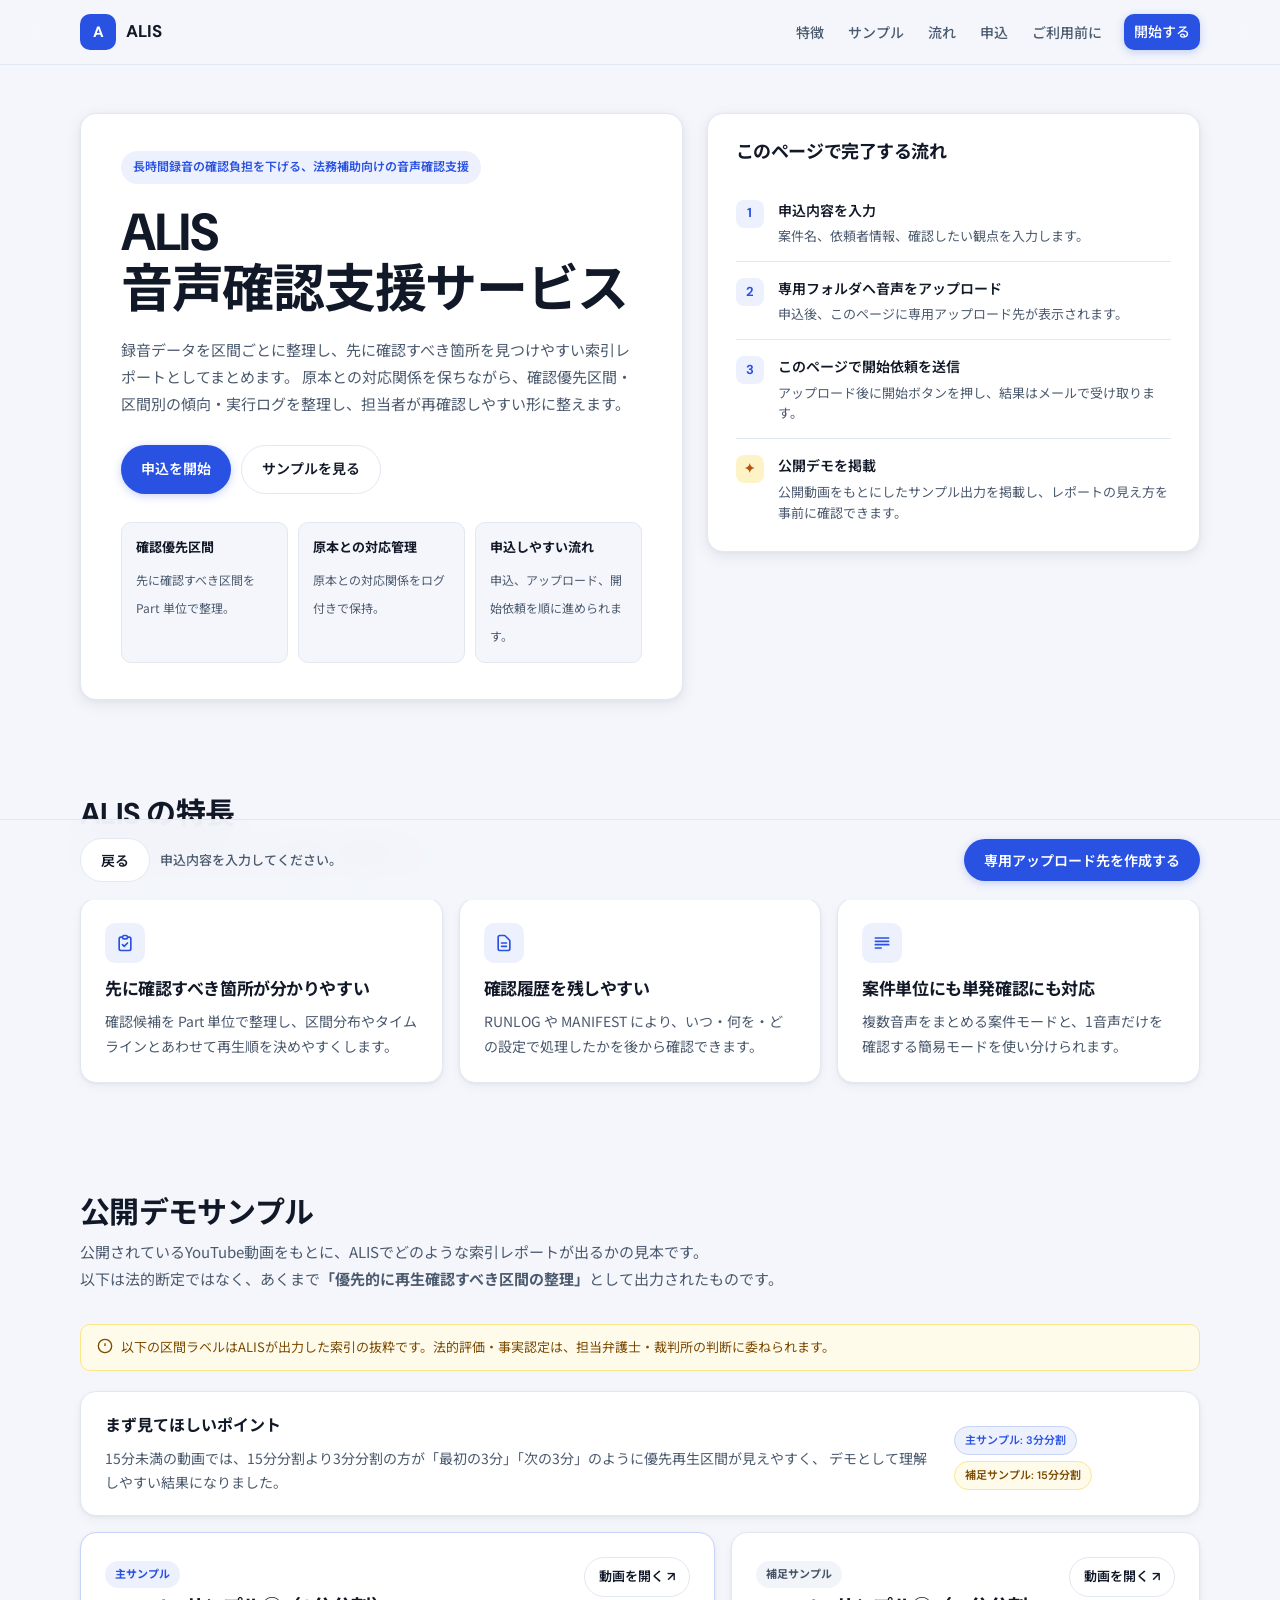
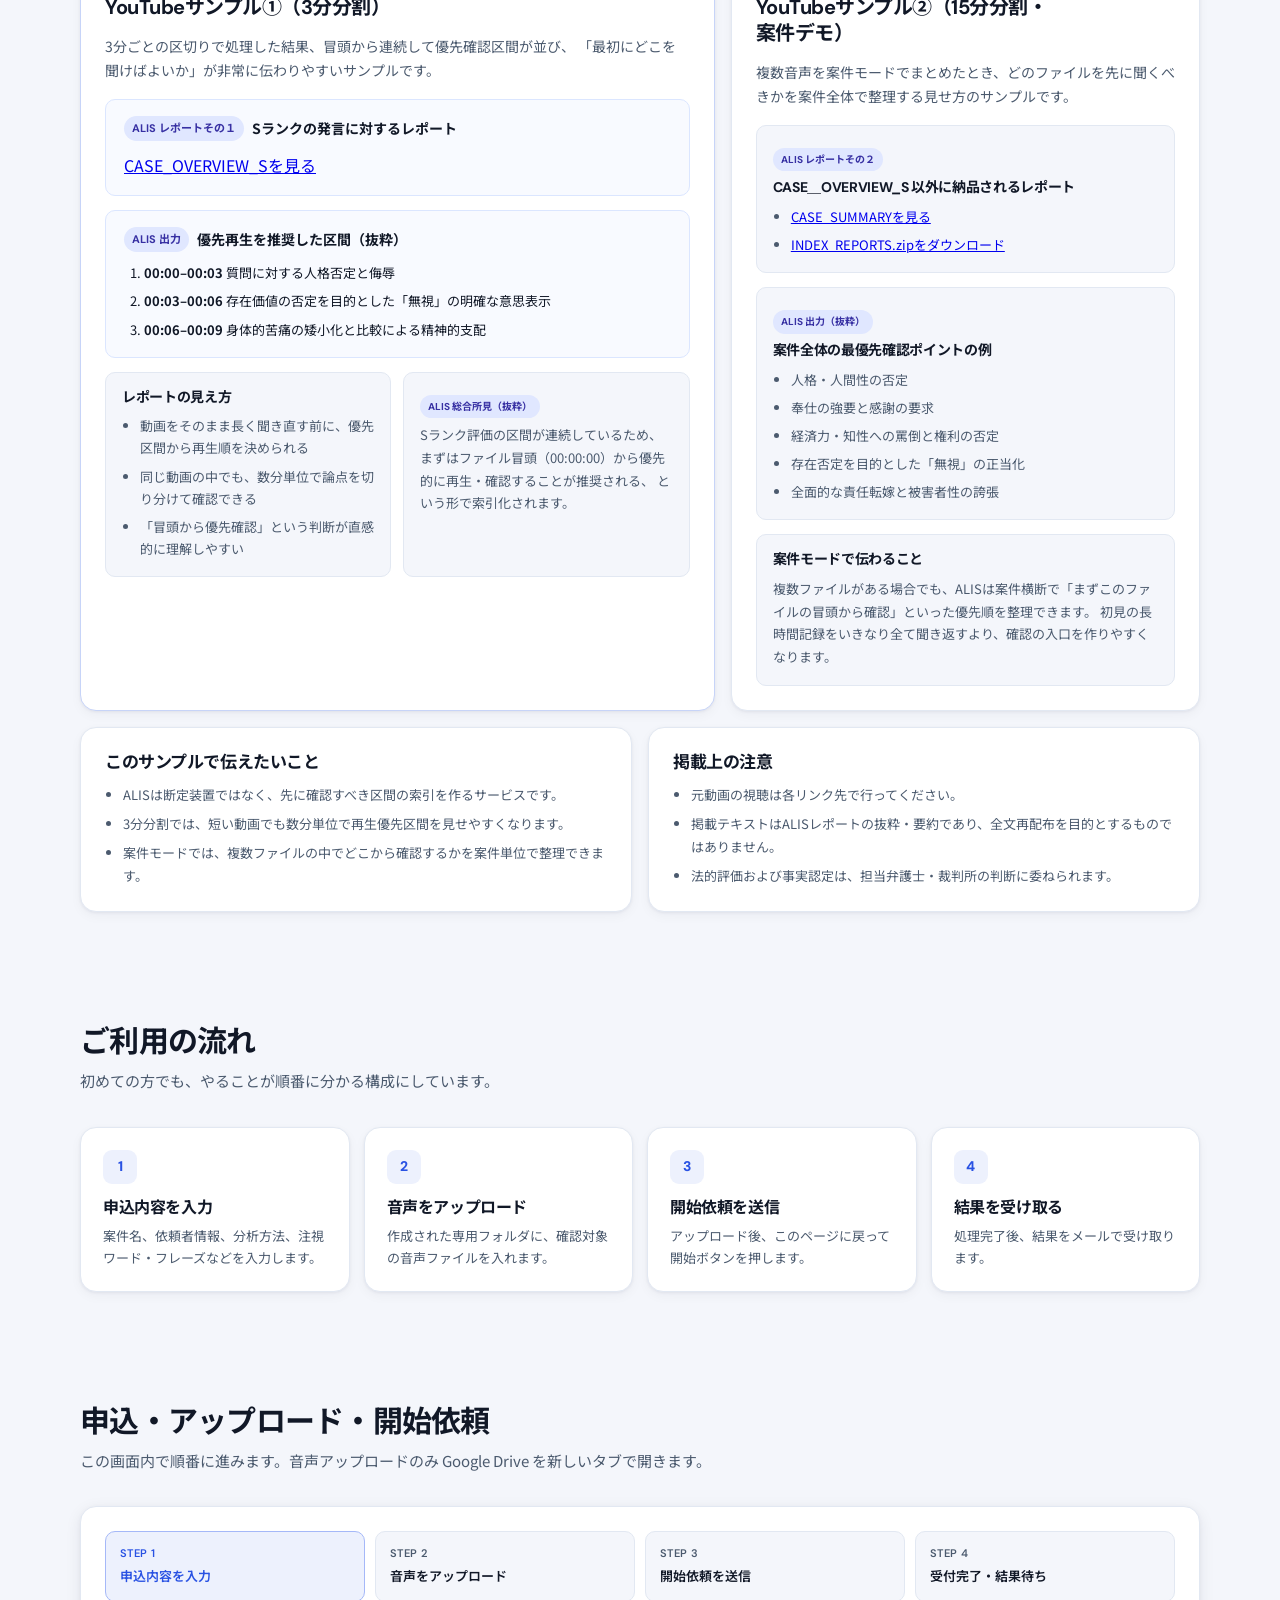
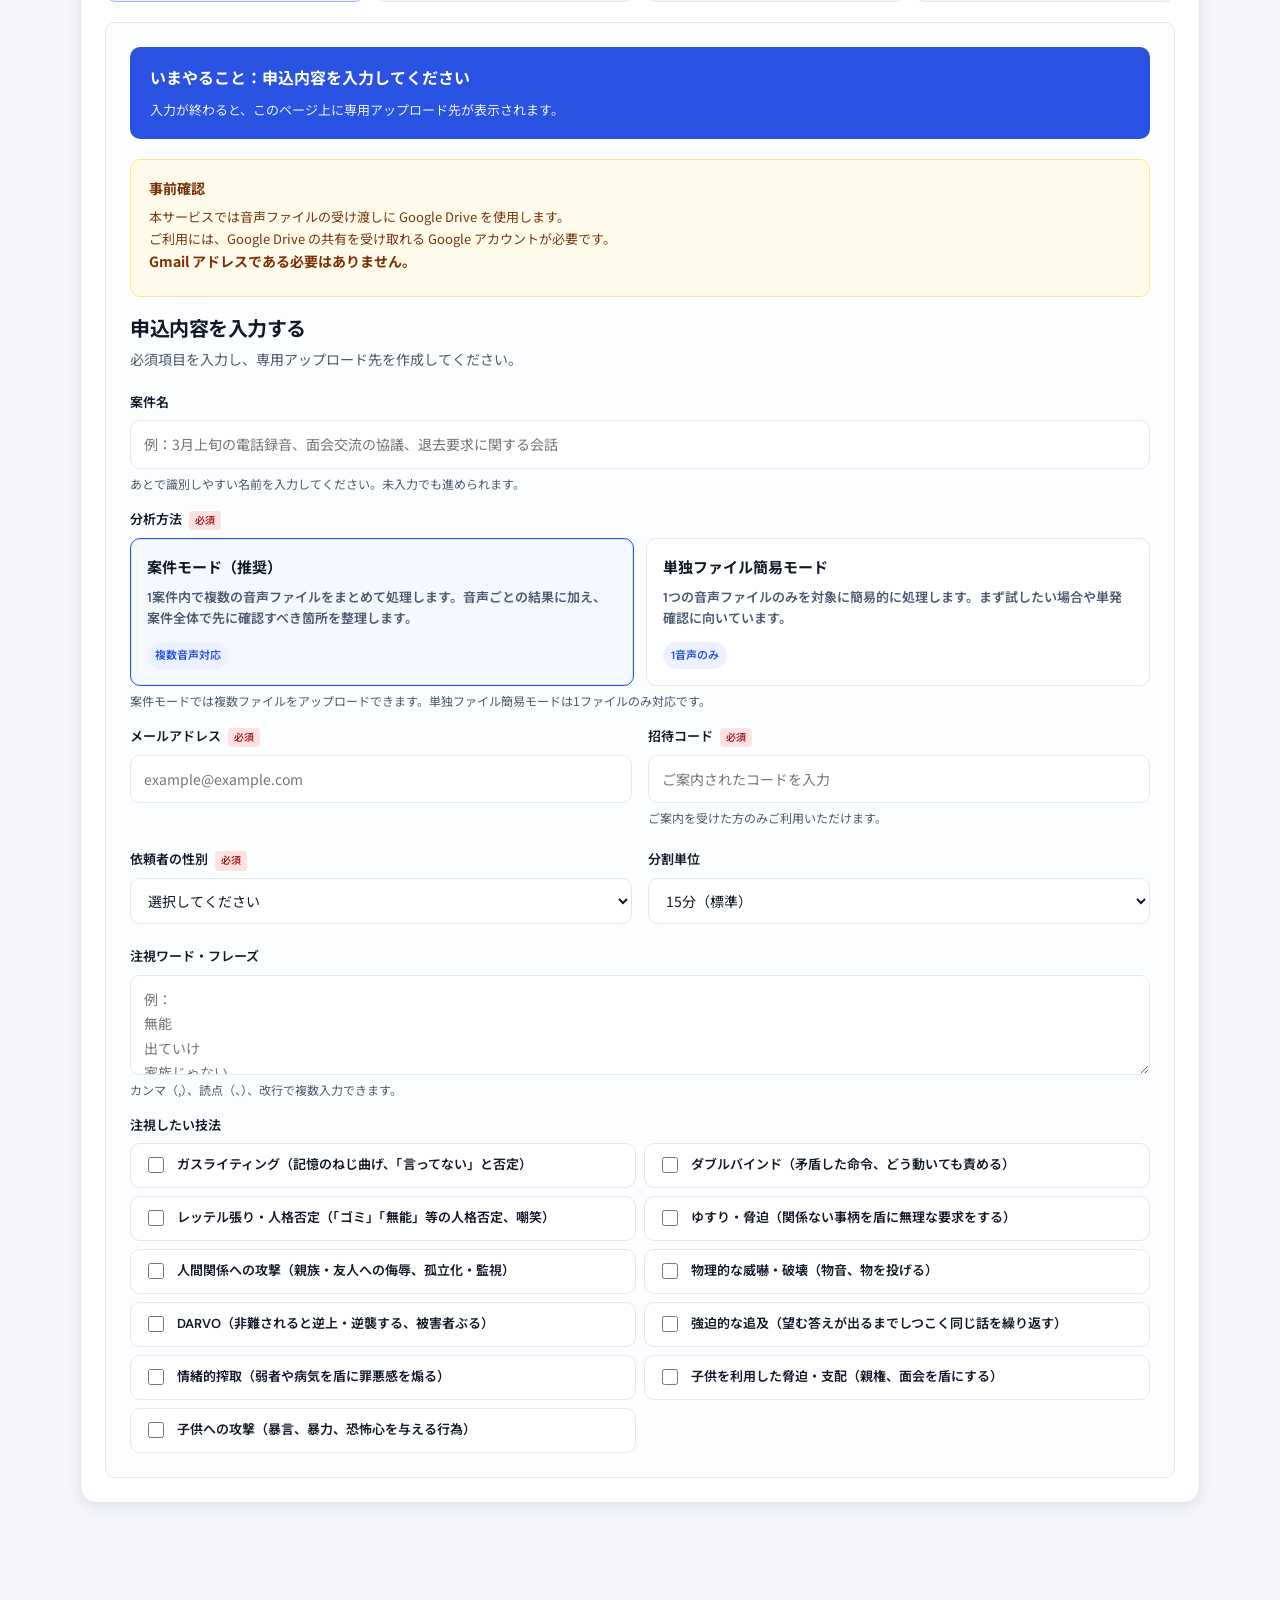
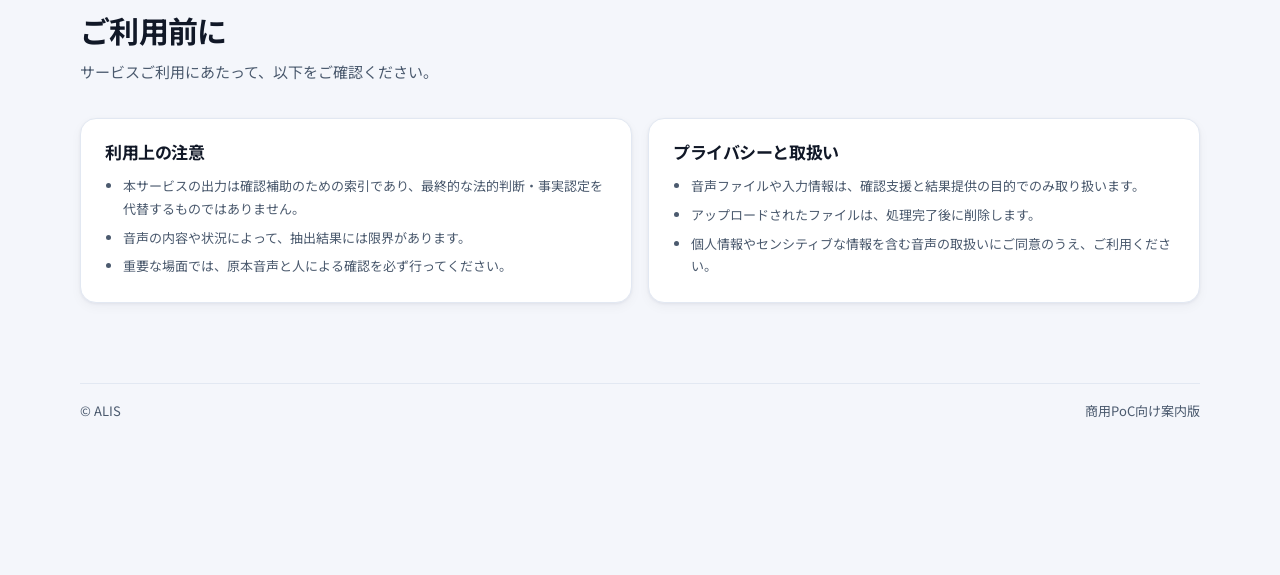
<file: index.html>
<!DOCTYPE html>
<html lang="ja">
<head>
  <meta charset="UTF-8" />
  <meta name="viewport" content="width=device-width, initial-scale=1.0" />
  <title>ALIS | 音声確認支援サービス</title>
  <meta name="robots" content="noindex, nofollow" />
  <meta name="description" content="ALISは、録音データの確認優先区間を整理する法務補助向け音声確認支援サービスです。" />
  <link rel="preconnect" href="https://fonts.googleapis.com" />
  <link rel="preconnect" href="https://fonts.gstatic.com" crossorigin />
  <link href="https://fonts.googleapis.com/css2?family=Noto+Sans+JP:wght@400;500;700;900&family=DM+Sans:wght@400;500;700&display=swap" rel="stylesheet" />
  <link rel="stylesheet" href="./styles.css" />
</head>
<body class="with-bottom-bar">

  <header>
    <div class="container nav">
      <a class="brand" href="#top">
        <span class="brand-mark">A</span>
        <span>ALIS</span>
      </a>
      <nav class="nav-links" id="navLinks">
        <a href="#features">特徴</a>
        <a href="#demo">サンプル</a>
        <a href="#flow">流れ</a>
        <a href="#apply">申込</a>
        <a href="#policy">ご利用前に</a>
        <a class="cta nav-cta" href="#apply">開始する</a>
      </nav>
      <button class="hamburger" id="hamburger" aria-label="メニュー" aria-expanded="false">
        <span></span><span></span><span></span>
      </button>
    </div>
  </header>

  <main id="top">

    <!-- ヒーロー -->
    <section class="hero">
      <div class="container hero-grid">
        <div class="hero-copy">
          <div class="eyebrow">長時間録音の確認負担を下げる、法務補助向けの音声確認支援</div>
          <h1>ALIS<br>音声確認支援サービス</h1>
          <p class="lead">
            録音データを区間ごとに整理し、先に確認すべき箇所を見つけやすい索引レポートとしてまとめます。
            原本との対応関係を保ちながら、確認優先区間・区間別の傾向・実行ログを整理し、担当者が再確認しやすい形に整えます。
          </p>
          <div class="hero-actions">
            <a class="cta" href="#apply">申込を開始</a>
            <a class="btn-outline" href="#demo">サンプルを見る</a>
          </div>
          <div class="mini-points">
            <div class="mini-point">
              <strong>確認優先区間</strong>
              <span>先に確認すべき区間を Part 単位で整理。</span>
            </div>
            <div class="mini-point">
              <strong>原本との対応管理</strong>
              <span>原本との対応関係をログ付きで保持。</span>
            </div>
            <div class="mini-point">
              <strong>申込しやすい流れ</strong>
              <span>申込、アップロード、開始依頼を順に進められます。</span>
            </div>
          </div>
        </div>

        <aside class="hero-card">
          <h2>このページで完了する流れ</h2>
          <div class="flow-steps">
            <div class="flow-step">
              <div class="flow-num">1</div>
              <div>
                <strong>申込内容を入力</strong>
                <p>案件名、依頼者情報、確認したい観点を入力します。</p>
              </div>
            </div>
            <div class="flow-step">
              <div class="flow-num">2</div>
              <div>
                <strong>専用フォルダへ音声をアップロード</strong>
                <p>申込後、このページに専用アップロード先が表示されます。</p>
              </div>
            </div>
            <div class="flow-step">
              <div class="flow-num">3</div>
              <div>
                <strong>このページで開始依頼を送信</strong>
                <p>アップロード後に開始ボタンを押し、結果はメールで受け取ります。</p>
              </div>
            </div>
            <div class="flow-step flow-step--accent">
              <div class="flow-num flow-num--accent">✦</div>
              <div>
                <strong>公開デモを掲載</strong>
                <p>公開動画をもとにしたサンプル出力を掲載し、レポートの見え方を事前に確認できます。</p>
              </div>
            </div>
          </div>
        </aside>
      </div>
    </section>

    <!-- 特長 -->
    <section id="features">
      <div class="container">
        <div class="section-head">
          <h2>ALIS の特長</h2>
          <p>まずは実務で扱いやすいことを重視した構成です。</p>
        </div>
        <div class="grid-3">
          <article class="section-card">
            <div class="card-icon">
              <svg width="20" height="20" fill="none" viewBox="0 0 24 24" stroke="currentColor" stroke-width="2"><path stroke-linecap="round" stroke-linejoin="round" d="M9 5H7a2 2 0 00-2 2v12a2 2 0 002 2h10a2 2 0 002-2V7a2 2 0 00-2-2h-2M9 5a2 2 0 002 2h2a2 2 0 002-2M9 5a2 2 0 012-2h2a2 2 0 012 2m-6 9l2 2 4-4"/></svg>
            </div>
            <h3>先に確認すべき箇所が分かりやすい</h3>
            <p>確認候補を Part 単位で整理し、区間分布やタイムラインとあわせて再生順を決めやすくします。</p>
          </article>
          <article class="section-card">
            <div class="card-icon">
              <svg width="20" height="20" fill="none" viewBox="0 0 24 24" stroke="currentColor" stroke-width="2"><path stroke-linecap="round" stroke-linejoin="round" d="M9 12h6m-6 4h6m2 5H7a2 2 0 01-2-2V5a2 2 0 012-2h5.586a1 1 0 01.707.293l5.414 5.414a1 1 0 01.293.707V19a2 2 0 01-2 2z"/></svg>
            </div>
            <h3>確認履歴を残しやすい</h3>
            <p>RUNLOG や MANIFEST により、いつ・何を・どの設定で処理したかを後から確認できます。</p>
          </article>
          <article class="section-card">
            <div class="card-icon">
              <svg width="20" height="20" fill="none" viewBox="0 0 24 24" stroke="currentColor" stroke-width="2"><path stroke-linecap="round" stroke-linejoin="round" d="M4 6h16M4 10h16M4 14h16M4 18h7"/></svg>
            </div>
            <h3>案件単位にも単発確認にも対応</h3>
            <p>複数音声をまとめる案件モードと、1音声だけを確認する簡易モードを使い分けられます。</p>
          </article>
        </div>
      </div>
    </section>

    <!-- デモ -->
    <section id="demo" class="demo-section">
      <div class="container">
        <div class="section-head">
          <h2>公開デモサンプル</h2>
          <p>
            公開されているYouTube動画をもとに、ALISでどのような索引レポートが出るかの見本です。<br />
            以下は法的断定ではなく、あくまで<strong>「優先的に再生確認すべき区間の整理」</strong>として出力されたものです。
          </p>
        </div>

        <div class="demo-notice">
          <svg width="16" height="16" fill="none" viewBox="0 0 24 24" stroke="currentColor" stroke-width="2"><circle cx="12" cy="12" r="10"/><path d="M12 8v4m0 4h.01"/></svg>
          <span>以下の区間ラベルはALISが出力した索引の抜粋です。法的評価・事実認定は、担当弁護士・裁判所の判断に委ねられます。</span>
        </div>

        <div class="demo-intro-card">
          <div>
            <strong>まず見てほしいポイント</strong>
            <p>
              15分未満の動画では、15分分割より3分分割の方が「最初の3分」「次の3分」のように優先再生区間が見えやすく、
              デモとして理解しやすい結果になりました。
            </p>
          </div>
          <div class="pill-row">
            <span class="pill">主サンプル: 3分分割</span>
            <span class="pill warn">補足サンプル: 15分分割</span>
          </div>
        </div>

        <div class="demo-grid">
          <article class="demo-card featured-demo">
            <div class="demo-card-head">
              <div>
                <div class="demo-badge">主サンプル</div>
                <h3>YouTubeサンプル①（3分分割）</h3>
              </div>
              <a class="btn-outline btn-sm" href="https://www.youtube.com/watch?v=AT7PPpCXORA" target="_blank" rel="noopener noreferrer">動画を開く ↗</a>
            </div>

            <p class="demo-lead">
              3分ごとの区切りで処理した結果、冒頭から連続して優先確認区間が並び、
              「最初にどこを聞けばよいか」が非常に伝わりやすいサンプルです。
            </p>
<div class="demo-highlight-box">
              <div class="demo-highlight-label">
                <span class="ai-badge">ALIS レポートその１</span>
                <strong>Sランクの発言に対するレポート</strong>
              </div>
             <a href="./case_overview_s_demo.txt" target="_blank" rel="noopener">CASE_OVERVIEW_Sを見る</a>
            </div>
            <div class="demo-highlight-box">
              <div class="demo-highlight-label">
                <span class="ai-badge">ALIS 出力</span>
                <strong>優先再生を推奨した区間（抜粋）</strong>
              </div>
              <ol>
                <li><strong>00:00–00:03</strong> 質問に対する人格否定と侮辱</li>
                <li><strong>00:03–00:06</strong> 存在価値の否定を目的とした「無視」の明確な意思表示</li>
                <li><strong>00:06–00:09</strong> 身体的苦痛の矮小化と比較による精神的支配</li>
              </ol>
            </div>


            <div class="demo-columns">
              <div class="demo-subcard">
                <h4>レポートの見え方</h4>
                <ul>
                  <li>動画をそのまま長く聞き直す前に、優先区間から再生順を決められる</li>
                  <li>同じ動画の中でも、数分単位で論点を切り分けて確認できる</li>
                  <li>「冒頭から優先確認」という判断が直感的に理解しやすい</li>
                </ul>
              </div>
              <div class="demo-subcard quote-card">
                <div class="ai-badge ai-badge--sm">ALIS 総合所見（抜粋）</div>
                <p>
                  Sランク評価の区間が連続しているため、まずはファイル冒頭（00:00:00）から優先的に再生・確認することが推奨される、
                  という形で索引化されます。
                </p>
              </div>

            </div>
          </article>

          <article class="demo-card">
            <div class="demo-card-head">
              <div>
                <div class="demo-badge demo-badge--subtle">補足サンプル</div>
                <h3>YouTubeサンプル②（15分分割・案件デモ）</h3>
              </div>
              <a class="btn-outline btn-sm" href="https://www.youtube.com/watch?v=H_l_ttyUg1Q" target="_blank" rel="noopener noreferrer">動画を開く ↗</a>
            </div>

            <p class="demo-lead">
              複数音声を案件モードでまとめたとき、どのファイルを先に聞くべきかを案件全体で整理する見せ方のサンプルです。
            </p>
            <div class="demo-subcard" style="margin-bottom:14px;">
              <div class="ai-badge ai-badge--sm" style="margin-bottom:8px;">ALIS レポートその２</div>
              <h4>CASE＿OVERVIEW_S 以外に納品されるレポート</h4>
              <ul>
                <li><a href="./case_summary_demo.pdf" target="_blank" rel="noopener">CASE_SUMMARYを見る</a></li>
                <li><a href="./index_reports_demo.zip" download>INDEX_REPORTS.zipをダウンロード</a></li>

            </div>
            <div class="demo-subcard" style="margin-bottom:14px;">
              <div class="ai-badge ai-badge--sm" style="margin-bottom:8px;">ALIS 出力（抜粋）</div>
              <h4>案件全体の最優先確認ポイントの例</h4>
              <ul>
                <li>人格・人間性の否定</li>
                <li>奉仕の強要と感謝の要求</li>
                <li>経済力・知性への罵倒と権利の否定</li>
                <li>存在否定を目的とした「無視」の正当化</li>
                <li>全面的な責任転嫁と被害者性の誇張</li>
              </ul>
            </div>

            <div class="demo-subcard quote-card">
              <h4>案件モードで伝わること</h4>
              <p>
                複数ファイルがある場合でも、ALISは案件横断で「まずこのファイルの冒頭から確認」といった優先順を整理できます。
                初見の長時間記録をいきなり全て聞き返すより、確認の入口を作りやすくなります。
              </p>
            </div>
            

          </article>
        </div>

        <div class="demo-note-grid">
          <article class="policy-card">
            <h3>このサンプルで伝えたいこと</h3>
            <ul>
              <li>ALISは断定装置ではなく、先に確認すべき区間の索引を作るサービスです。</li>
              <li>3分分割では、短い動画でも数分単位で再生優先区間を見せやすくなります。</li>
              <li>案件モードでは、複数ファイルの中でどこから確認するかを案件単位で整理できます。</li>
            </ul>
          </article>
          <article class="policy-card">
            <h3>掲載上の注意</h3>
            <ul>
              <li>元動画の視聴は各リンク先で行ってください。</li>
              <li>掲載テキストはALISレポートの抜粋・要約であり、全文再配布を目的とするものではありません。</li>
              <li>法的評価および事実認定は、担当弁護士・裁判所の判断に委ねられます。</li>
            </ul>
          </article>
        </div>
      </div>
    </section>

    <!-- 流れ -->
    <section id="flow">
      <div class="container">
        <div class="section-head">
          <h2>ご利用の流れ</h2>
          <p>初めての方でも、やることが順番に分かる構成にしています。</p>
        </div>
        <div class="steps">
          <article class="step">
            <div class="step-no">1</div>
            <h3>申込内容を入力</h3>
            <p>案件名、依頼者情報、分析方法、注視ワード・フレーズなどを入力します。</p>
          </article>
          <article class="step">
            <div class="step-no">2</div>
            <h3>音声をアップロード</h3>
            <p>作成された専用フォルダに、確認対象の音声ファイルを入れます。</p>
          </article>
          <article class="step">
            <div class="step-no">3</div>
            <h3>開始依頼を送信</h3>
            <p>アップロード後、このページに戻って開始ボタンを押します。</p>
          </article>
          <article class="step">
            <div class="step-no">4</div>
            <h3>結果を受け取る</h3>
            <p>処理完了後、結果をメールで受け取ります。</p>
          </article>
        </div>
      </div>
    </section>

    <!-- 申込ウィザード -->
    <section id="apply">
      <div class="container">
        <div class="section-head">
          <h2>申込・アップロード・開始依頼</h2>
          <p>この画面内で順番に進みます。音声アップロードのみ Google Drive を新しいタブで開きます。</p>
        </div>

        <div class="wizard-wrap">
          <div class="wizard-progress">
            <div id="progress-step-1" class="status-chip active">
              <small>Step 1</small>
              <strong>申込内容を入力</strong>
            </div>
            <div id="progress-step-2" class="status-chip">
              <small>Step 2</small>
              <strong>音声をアップロード</strong>
            </div>
            <div id="progress-step-3" class="status-chip">
              <small>Step 3</small>
              <strong>開始依頼を送信</strong>
            </div>
            <div id="progress-step-4" class="status-chip">
              <small>Step 4</small>
              <strong>受付完了・結果待ち</strong>
            </div>
          </div>

          <div id="globalMessage" class="floating-message info" role="alert" aria-live="polite"></div>

          <!-- Step 1 -->
          <div id="panel-step-1" class="wizard-panel">
            <div class="next-action-card">
              <strong>いまやること：申込内容を入力してください</strong>
              <p>入力が終わると、このページ上に専用アップロード先が表示されます。</p>
            </div>

            <div class="account-box">
              <strong>事前確認</strong>
              <p>
                本サービスでは音声ファイルの受け渡しに Google Drive を使用します。<br />
                ご利用には、Google Drive の共有を受け取れる Google アカウントが必要です。<br />
                <strong>Gmail アドレスである必要はありません。</strong>
              </p>
            </div>

            <h3 class="panel-title">申込内容を入力する</h3>
            <p class="panel-desc">必須項目を入力し、専用アップロード先を作成してください。</p>

            <form id="applicationForm" novalidate>
              <div class="form-grid">

                <div class="form-field full">
                  <label for="caseTitle">案件名</label>
                  <input type="text" id="caseTitle" name="caseTitle" maxlength="100"
                    placeholder="例：3月上旬の電話録音、面会交流の協議、退去要求に関する会話" />
                  <div class="field-help">あとで識別しやすい名前を入力してください。未入力でも進められます。</div>
                </div>

                <div class="form-field full">
                  <label>分析方法 <span class="required-mark">必須</span></label>
                  <div class="mode-grid" id="analysisModeGrid">
                    <label class="mode-card selected" data-mode="case_multi_file" tabindex="0" role="radio" aria-checked="true">
                      <input type="radio" name="analysisMode" value="case_multi_file" checked />
                      <strong>案件モード（推奨）</strong>
                      <p>1案件内で複数の音声ファイルをまとめて処理します。音声ごとの結果に加え、案件全体で先に確認すべき箇所を整理します。</p>
                      <span class="mode-badge">複数音声対応</span>
                    </label>
                    <label class="mode-card" data-mode="single_file_quick" tabindex="0" role="radio" aria-checked="false">
                      <input type="radio" name="analysisMode" value="single_file_quick" />
                      <strong>単独ファイル簡易モード</strong>
                      <p>1つの音声ファイルのみを対象に簡易的に処理します。まず試したい場合や単発確認に向いています。</p>
                      <span class="mode-badge">1音声のみ</span>
                    </label>
                  </div>
                  <div class="field-help">案件モードでは複数ファイルをアップロードできます。単独ファイル簡易モードは1ファイルのみ対応です。</div>
                </div>

                <div class="form-field">
                  <label for="clientEmail">メールアドレス <span class="required-mark">必須</span></label>
                  <input type="email" id="clientEmail" name="clientEmail"
                    placeholder="example@example.com" required autocomplete="email" />
                  <div class="field-error" id="emailError" role="alert"></div>
                </div>

                <div class="form-field">
                  <label for="inviteCode">招待コード <span class="required-mark">必須</span></label>
                  <input type="password" id="inviteCode" name="inviteCode"
                    placeholder="ご案内されたコードを入力" required autocomplete="off" />
                  <div class="field-help">ご案内を受けた方のみご利用いただけます。</div>
                  <div class="field-error" id="inviteError" role="alert"></div>
                </div>

                <div class="form-field">
                  <label for="clientGender">依頼者の性別 <span class="required-mark">必須</span></label>
                  <select id="clientGender" name="clientGender" required>
                    <option value="">選択してください</option>
                    <option value="男性">男性</option>
                    <option value="女性">女性</option>
                  </select>
                  <div class="field-error" id="genderError" role="alert"></div>
                </div>

                <div class="form-field">
                  <label for="splitMinutes">分割単位</label>
                  <select id="splitMinutes" name="splitMinutes">
                    <option value="15" selected>15分（標準）</option>
                    <option value="10">10分（やや細かめ）</option>
                    <option value="20">20分（長時間向け）</option>
                    <option value="5">5分（詳細確認向け・解析件数増）</option>
                    <option value="3">3分（高精度検証用・解析件数大幅増）</option>
                  </select>
                </div>

                <div class="form-field full">
                  <label for="specificPhrases">注視ワード・フレーズ</label>
                  <textarea id="specificPhrases" name="specificPhrases"
                    placeholder="例：&#10;無能&#10;出ていけ&#10;家族じゃない"></textarea>
                  <div class="field-help">カンマ（,）、読点（、）、改行で複数入力できます。</div>
                </div>

                <div class="form-field full">
                  <label>注視したい技法</label>
                  <div class="checkbox-grid" id="techniqueGrid">
                    <label class="checkbox-item"><input type="checkbox" name="technique" value="ガスライティング（記憶のねじ曲げ、『言ってない』と否定）"><span>ガスライティング（記憶のねじ曲げ、「言ってない」と否定）</span></label>
                    <label class="checkbox-item"><input type="checkbox" name="technique" value="ダブルバインド（矛盾した命令、どう動いても責める）"><span>ダブルバインド（矛盾した命令、どう動いても責める）</span></label>
                    <label class="checkbox-item"><input type="checkbox" name="technique" value="レッテル張り・人格否定（『ゴミ』『無能』等の人格否定、嘲笑）"><span>レッテル張り・人格否定（「ゴミ」「無能」等の人格否定、嘲笑）</span></label>
                    <label class="checkbox-item"><input type="checkbox" name="technique" value="ゆすり・脅迫（関係ない事柄を盾に無理な要求をする）"><span>ゆすり・脅迫（関係ない事柄を盾に無理な要求をする）</span></label>
                    <label class="checkbox-item"><input type="checkbox" name="technique" value="人間関係への攻撃（親族・友人への侮辱、孤立化・監視）"><span>人間関係への攻撃（親族・友人への侮辱、孤立化・監視）</span></label>
                    <label class="checkbox-item"><input type="checkbox" name="technique" value="物理的な威嚇・破壊（物音、物を投げる）"><span>物理的な威嚇・破壊（物音、物を投げる）</span></label>
                    <label class="checkbox-item"><input type="checkbox" name="technique" value="DARVO（非難されると逆上・逆襲する、被害者ぶる）"><span>DARVO（非難されると逆上・逆襲する、被害者ぶる）</span></label>
                    <label class="checkbox-item"><input type="checkbox" name="technique" value="強迫的な追及（望む答えが出るまでしつこく同じ話を繰り返す）"><span>強迫的な追及（望む答えが出るまでしつこく同じ話を繰り返す）</span></label>
                    <label class="checkbox-item"><input type="checkbox" name="technique" value="情緒的搾取（弱者や病気を盾に罪悪感を煽る）"><span>情緒的搾取（弱者や病気を盾に罪悪感を煽る）</span></label>
                    <label class="checkbox-item"><input type="checkbox" name="technique" value="子供を利用した脅迫・支配（親権、面会を盾にする）"><span>子供を利用した脅迫・支配（親権、面会を盾にする）</span></label>
                    <label class="checkbox-item"><input type="checkbox" name="technique" value="子供への攻撃（暴言、暴力、恐怖心を与える行為）"><span>子供への攻撃（暴言、暴力、恐怖心を与える行為）</span></label>
                  </div>
                </div>

              </div>
            </form>
          </div>

          <!-- Step 2 -->
          <div id="panel-step-2" class="wizard-panel" hidden>
            <div class="next-action-card">
              <strong>いまやること：専用フォルダに音声ファイルをアップロードしてください</strong>
              <p>まずアップロード先を開き、音声ファイルを入れてください。アップロード後にこのページへ戻り、完了チェックを入れると次へ進めます。</p>
            </div>

            <div class="micro-steps">
              <div class="micro-step-card">
                <div class="micro-step-number">1</div>
                <strong>Driveを開く</strong>
                <p>下のボタンから専用アップロード先を新しいタブで開きます。</p>
              </div>
              <div class="micro-step-card">
                <div class="micro-step-number">2</div>
                <strong>音声をアップロード</strong>
                <p id="microStepUploadText">確認したい音声ファイルをアップロードします。</p>
              </div>
              <div class="micro-step-card">
                <div class="micro-step-number">3</div>
                <strong>この画面に戻る</strong>
                <p>アップロード完了後にチェックを入れ、次へ進みます。</p>
              </div>
            </div>

            <div class="drive-box">
              <strong>専用アップロード先</strong>
              <a id="driveFolderLink" class="big-drive-button empty-link" href="#" target="_blank" rel="noopener noreferrer">
                <svg width="18" height="18" fill="none" viewBox="0 0 24 24" stroke="currentColor" stroke-width="2" style="flex-shrink:0"><path d="M3 15l5-5 4 4 5-6 4 4" stroke-linecap="round" stroke-linejoin="round"/><path d="M3 9l5 5" stroke-linecap="round"/></svg>
                専用アップロード先を開く
              </a>
              <div id="modeUploadHelp" class="help-text"></div>
            </div>

            <div class="confirm-box">
              <div class="confirm-inline">
                <input type="checkbox" id="uploadDoneCheck" />
                <label for="uploadDoneCheck">音声アップロードが完了したらチェックしてください。チェックすると次へ進めます。</label>
              </div>
            </div>

            <div class="panel-meta">
              <div class="summary-card">
                <h4>今回の申込内容</h4>
                <div class="summary-list compact-summary">
                  <div class="summary-row"><div class="summary-key">案件名</div><div id="summaryCaseTitle" class="summary-value"></div></div>
                  <div class="summary-row"><div class="summary-key">案件ID</div><div id="summaryCaseId" class="summary-value"></div></div>
                  <div class="summary-row"><div class="summary-key">分析方法</div><div id="summaryMode" class="summary-value"></div></div>
                  <div class="summary-row"><div class="summary-key">メールアドレス</div><div id="summaryEmail" class="summary-value"></div></div>
                </div>
              </div>

              <div class="quick-guide">
                <h4>この画面のポイント</h4>
                <ol id="step2GuideList"></ol>
                <div class="pill-row">
                  <span id="modePill" class="pill"></span>
                  <span id="modeWarningPill" class="pill warn"></span>
                </div>
              </div>
            </div>

            <div class="details-card">
              <details>
                <summary>詳細設定を確認する</summary>
                <div class="details-content">
                  <div class="summary-list">
                    <div class="summary-row"><div class="summary-key">依頼者の性別</div><div id="summaryGender" class="summary-value"></div></div>
                    <div class="summary-row"><div class="summary-key">分割単位</div><div id="summarySplit" class="summary-value"></div></div>
                    <div class="summary-row"><div class="summary-key">注視ワード・フレーズ</div><div id="summaryPhrases" class="summary-value"></div></div>
                    <div class="summary-row"><div class="summary-key">注視技法</div><div id="summaryTechniques" class="summary-value"></div></div>
                  </div>
                </div>
              </details>
            </div>
          </div>

          <!-- Step 3 -->
          <div id="panel-step-3" class="wizard-panel" hidden>
            <div class="next-action-card">
              <strong>いまやること：アップロード済みなら開始依頼を送信してください</strong>
              <p>アップロード済み音声を確認したうえで処理を開始します。必要なら下のリンクからアップロード先を再確認できます。</p>
            </div>

            <div class="priority-box">
              <strong>開始前の最終確認</strong>
              <ul id="step3Checklist" style="margin:0;padding-left:20px;color:var(--muted);font-size:14px;"></ul>
            </div>

            <div class="panel-meta">
              <div class="summary-card">
                <h4>今回の開始依頼内容</h4>
                <div class="summary-list">
                  <div class="summary-row"><div class="summary-key">案件名</div><div id="analysisCaseTitle" class="summary-value"></div></div>
                  <div class="summary-row"><div class="summary-key">案件ID</div><div id="analysisCaseId" class="summary-value"></div></div>
                  <div class="summary-row"><div class="summary-key">分析方法</div><div id="analysisMode" class="summary-value"></div></div>
                  <div class="summary-row"><div class="summary-key">メールアドレス</div><div id="analysisEmail" class="summary-value"></div></div>
                  <div class="summary-row"><div class="summary-key">アップロード先</div><div class="summary-value"><a id="analysisDriveLink" href="#" target="_blank" rel="noopener noreferrer" class="tiny-link empty-link">専用アップロード先を開く</a></div></div>
                </div>
              </div>

              <div class="quick-guide">
                <h4>押す前に確認</h4>
                <ul>
                  <li>アップロードが終わっていれば、そのまま開始依頼を送信してください。</li>
                  <li>結果は完了後にメールで送信されます。</li>
                  <li>送信後は Step4 に進みます。</li>
                </ul>
              </div>
            </div>
          </div>

          <!-- Step 4 -->
          <div id="panel-step-4" class="wizard-panel" hidden>
            <div class="next-action-card next-action-card--success">
              <strong>受付完了です。結果メールをお待ちください</strong>
              <p>開始依頼は受け付け済みです。処理完了後、結果をメールで送信します。</p>
            </div>

            <div class="summary-card">
              <h4>受付内容</h4>
              <div class="summary-list">
                <div class="summary-row"><div class="summary-key">案件名</div><div id="doneCaseTitle" class="summary-value"></div></div>
                <div class="summary-row"><div class="summary-key">案件ID</div><div id="doneCaseId" class="summary-value"></div></div>
                <div class="summary-row"><div class="summary-key">分析方法</div><div id="doneMode" class="summary-value"></div></div>
                <div class="summary-row"><div class="summary-key">通知先メール</div><div id="doneEmail" class="summary-value"></div></div>
                <div class="summary-row"><div class="summary-key">現在の状態</div><div id="doneStatusText" class="summary-value">開始依頼を受け付けました。結果はメールで通知されます。</div></div>
              </div>
            </div>
          </div>

        </div>
      </div>
    </section>

    <!-- ご利用前に -->
    <section id="policy">
      <div class="container">
        <div class="section-head">
          <h2>ご利用前に</h2>
          <p>サービスご利用にあたって、以下をご確認ください。</p>
        </div>
        <div class="policy-grid">
          <article class="policy-card">
            <h3>利用上の注意</h3>
            <ul>
              <li>本サービスの出力は確認補助のための索引であり、最終的な法的判断・事実認定を代替するものではありません。</li>
              <li>音声の内容や状況によって、抽出結果には限界があります。</li>
              <li>重要な場面では、原本音声と人による確認を必ず行ってください。</li>
            </ul>
          </article>
          <article class="policy-card">
            <h3>プライバシーと取扱い</h3>
            <ul>
              <li>音声ファイルや入力情報は、確認支援と結果提供の目的でのみ取り扱います。</li>
              <li>アップロードされたファイルは、処理完了後に削除します。</li>
              <li>個人情報やセンシティブな情報を含む音声の取扱いにご同意のうえ、ご利用ください。</li>
            </ul>
          </article>
        </div>
      </div>
    </section>

  </main>

  <!-- 固定ボトムバー -->
  <div id="actionBar" class="action-bar show" aria-label="操作バー">
    <div class="action-bar-inner">
      <div class="action-bar-left">
        <button id="actionBackButton" class="btn-outline" type="button" hidden>戻る</button>
        <div id="actionStatus" class="action-status">申込内容を入力してください。</div>
      </div>
      <div class="action-bar-right">
        <button id="actionPrimaryButton" class="cta" type="button">専用アップロード先を作成する</button>
      </div>
    </div>
  </div>

  <footer>
    <div class="container footer-box">
      <div>© ALIS</div>
      <div>商用PoC向け案内版</div>
    </div>
  </footer>

  <script src="./app.js"></script>
</body>
</html>
</file>
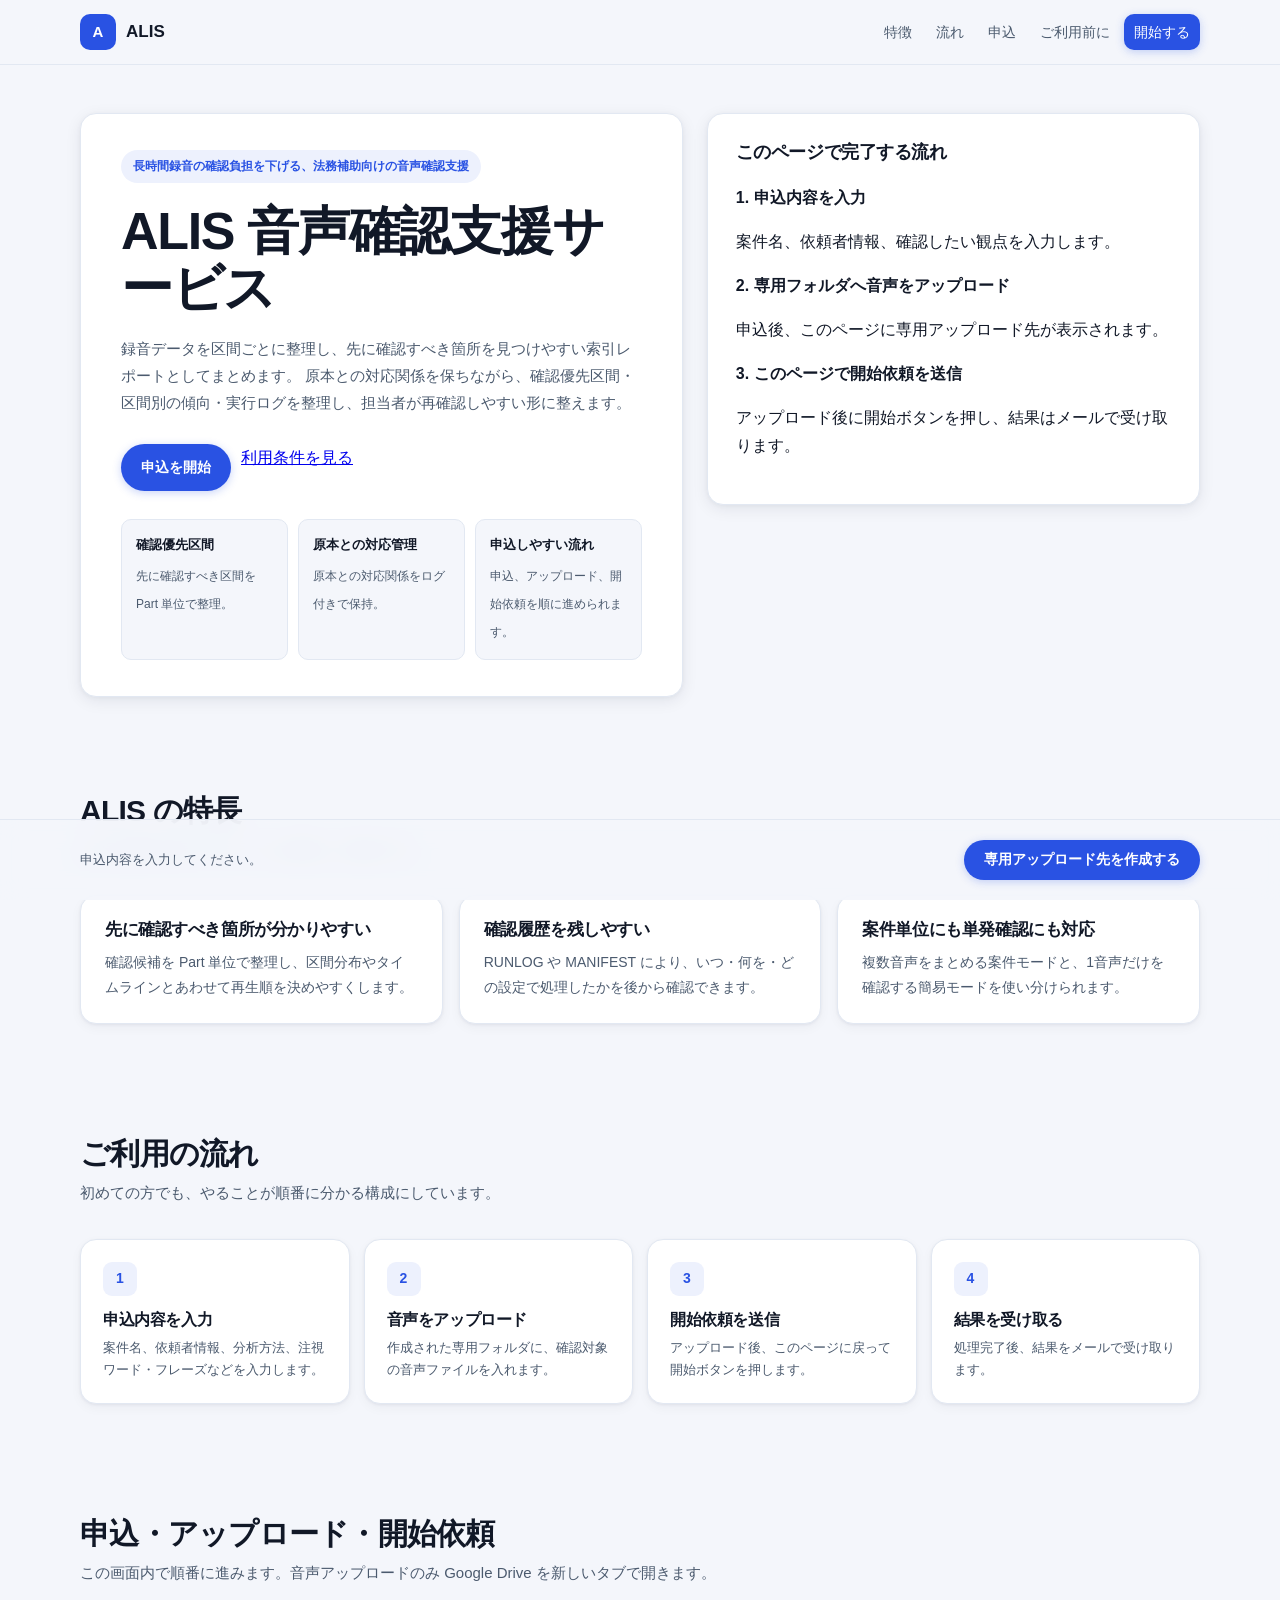
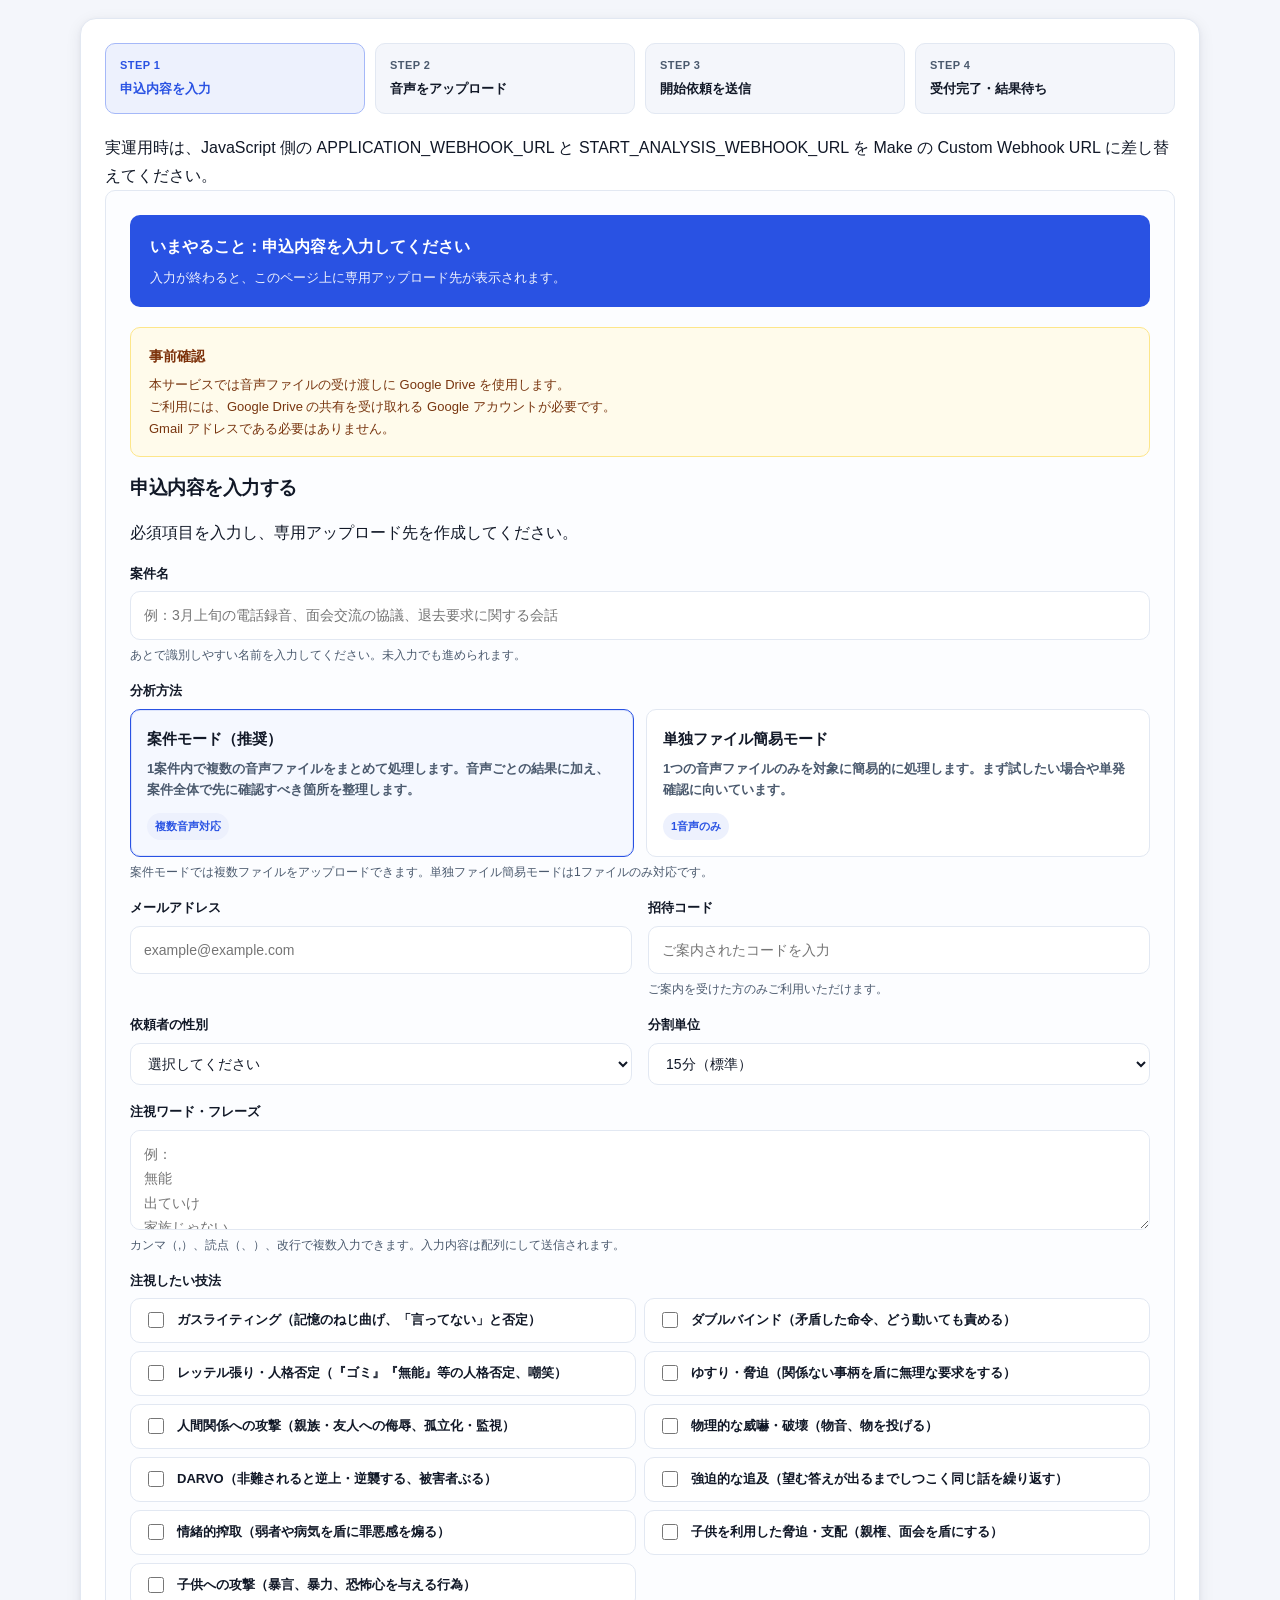
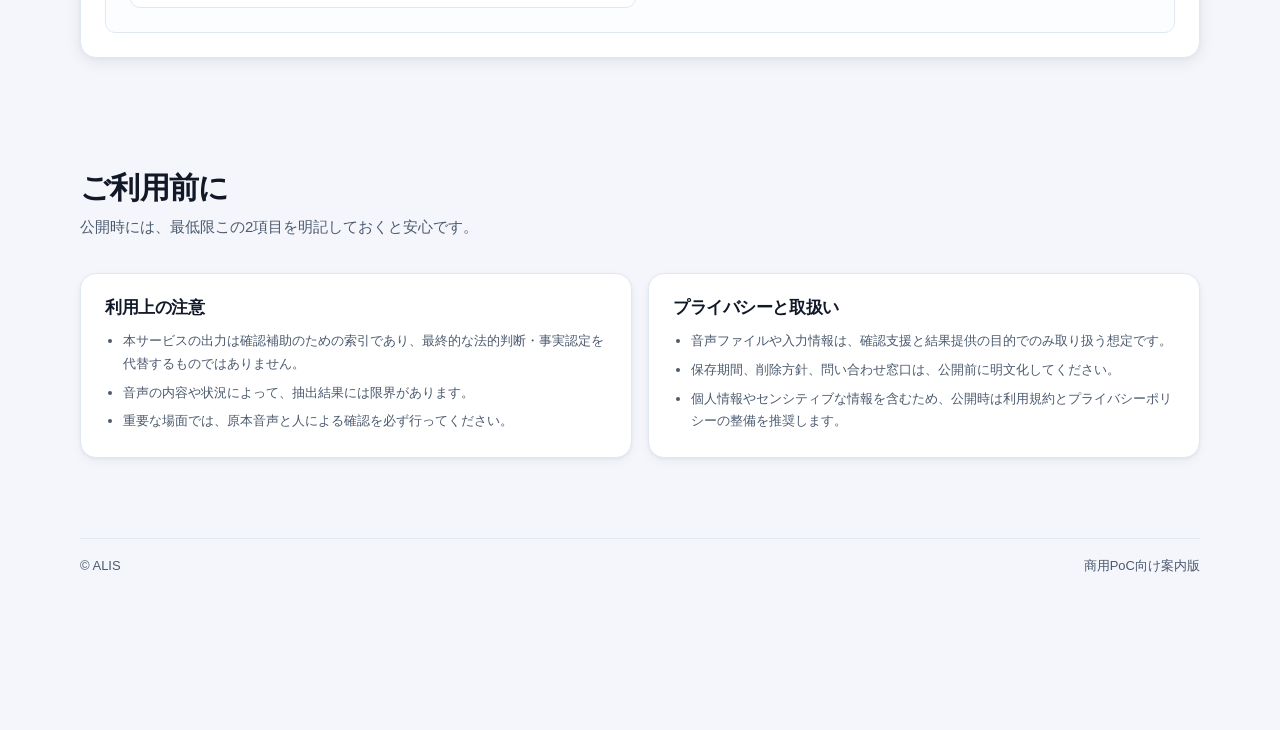
<file: index_origin.html>
<!DOCTYPE html>
<html lang="ja">
<head>
  <meta charset="UTF-8" />
  <meta name="viewport" content="width=device-width, initial-scale=1.0" />
  <title>ALIS | 音声確認支援サービス</title>
  <meta name="robots" content="noindex, nofollow">
  <link rel="stylesheet" href="./styles.css" />
</head>
<body class="with-bottom-bar">
  <header>
    <div class="container nav">
      <a class="brand" href="#top">
        <span class="brand-mark">A</span>
        <span>ALIS</span>
      </a>
      <nav class="nav-links">
        <a href="#features">特徴</a>
        <a href="#flow">流れ</a>
        <a href="#apply">申込</a>
        <a href="#policy">ご利用前に</a>
        <a class="cta" href="#apply">開始する</a>
      </nav>
    </div>
  </header>

  <main id="top">
    <section class="hero">
      <div class="container hero-grid">
        <div class="hero-copy">
          <div class="eyebrow">長時間録音の確認負担を下げる、法務補助向けの音声確認支援</div>
          <h1>ALIS 音声確認支援サービス</h1>
          <p class="lead">
            録音データを区間ごとに整理し、先に確認すべき箇所を見つけやすい索引レポートとしてまとめます。
            原本との対応関係を保ちながら、確認優先区間・区間別の傾向・実行ログを整理し、担当者が再確認しやすい形に整えます。
          </p>
          <div class="hero-actions">
            <a class="cta" href="#apply">申込を開始</a>
            <a class="button-secondary" href="#policy">利用条件を見る</a>
          </div>
          <div class="mini-points">
            <div class="mini-point">
              <strong>確認優先区間</strong>
              <span>先に確認すべき区間を Part 単位で整理。</span>
            </div>
            <div class="mini-point">
              <strong>原本との対応管理</strong>
              <span>原本との対応関係をログ付きで保持。</span>
            </div>
            <div class="mini-point">
              <strong>申込しやすい流れ</strong>
              <span>申込、アップロード、開始依頼を順に進められます。</span>
            </div>
          </div>
        </div>

        <aside class="hero-card">
          <div>
            <h2>このページで完了する流れ</h2>
          </div>
          <div class="status-box">
            <strong>1. 申込内容を入力</strong>
            <p>案件名、依頼者情報、確認したい観点を入力します。</p>
          </div>
          <div class="status-box">
            <strong>2. 専用フォルダへ音声をアップロード</strong>
            <p>申込後、このページに専用アップロード先が表示されます。</p>
          </div>
          <div class="status-box">
            <strong>3. このページで開始依頼を送信</strong>
            <p>アップロード後に開始ボタンを押し、結果はメールで受け取ります。</p>
          </div>
        </aside>
      </div>
    </section>

    <section id="features">
      <div class="container">
        <div class="section-head">
          <h2>ALIS の特長</h2>
          <p>まずは実務で扱いやすいことを重視した構成です。</p>
        </div>
        <div class="grid-3">
          <article class="section-card">
            <h3>先に確認すべき箇所が分かりやすい</h3>
            <p>確認候補を Part 単位で整理し、区間分布やタイムラインとあわせて再生順を決めやすくします。</p>
          </article>
          <article class="section-card">
            <h3>確認履歴を残しやすい</h3>
            <p>RUNLOG や MANIFEST により、いつ・何を・どの設定で処理したかを後から確認できます。</p>
          </article>
          <article class="section-card">
            <h3>案件単位にも単発確認にも対応</h3>
            <p>複数音声をまとめる案件モードと、1音声だけを確認する簡易モードを使い分けられます。</p>
          </article>
        </div>
      </div>
    </section>

    <section id="flow">
      <div class="container">
        <div class="section-head">
          <h2>ご利用の流れ</h2>
          <p>初めての方でも、やることが順番に分かる構成にしています。</p>
        </div>
        <div class="steps">
          <article class="step">
            <div class="step-no">1</div>
            <h3>申込内容を入力</h3>
            <p>案件名、依頼者情報、分析方法、注視ワード・フレーズなどを入力します。</p>
          </article>
          <article class="step">
            <div class="step-no">2</div>
            <h3>音声をアップロード</h3>
            <p>作成された専用フォルダに、確認対象の音声ファイルを入れます。</p>
          </article>
          <article class="step">
            <div class="step-no">3</div>
            <h3>開始依頼を送信</h3>
            <p>アップロード後、このページに戻って開始ボタンを押します。</p>
          </article>
          <article class="step">
            <div class="step-no">4</div>
            <h3>結果を受け取る</h3>
            <p>処理完了後、結果をメールで受け取ります。</p>
          </article>
        </div>
      </div>
    </section>

    <section id="apply">
      <div class="container">
        <div class="section-head">
          <h2>申込・アップロード・開始依頼</h2>
          <p>この画面内で順番に進みます。音声アップロードのみ Google Drive を新しいタブで開きます。</p>
        </div>

        <div class="wizard-wrap">
          <div class="wizard-progress">
            <div id="progress-step-1" class="status-chip active">
              <small>Step 1</small>
              <strong>申込内容を入力</strong>
            </div>
            <div id="progress-step-2" class="status-chip">
              <small>Step 2</small>
              <strong>音声をアップロード</strong>
            </div>
            <div id="progress-step-3" class="status-chip">
              <small>Step 3</small>
              <strong>開始依頼を送信</strong>
            </div>
            <div id="progress-step-4" class="status-chip">
              <small>Step 4</small>
              <strong>受付完了・結果待ち</strong>
            </div>
          </div>

          <div class="wizard-note">
            実運用時は、JavaScript 側の
            <span class="inline-code">APPLICATION_WEBHOOK_URL</span> と
            <span class="inline-code">START_ANALYSIS_WEBHOOK_URL</span>
            を Make の Custom Webhook URL に差し替えてください。
          </div>

          <div id="globalMessage" class="floating-message info" aria-live="polite"></div>

          <div id="panel-step-1" class="wizard-panel">
            <div class="next-action-card">
              <strong>いまやること：申込内容を入力してください</strong>
              <p>入力が終わると、このページ上に専用アップロード先が表示されます。</p>
            </div>

            <div class="account-box">
              <strong>事前確認</strong>
              <p>
                本サービスでは音声ファイルの受け渡しに Google Drive を使用します。<br />
                ご利用には、Google Drive の共有を受け取れる Google アカウントが必要です。<br />
                <span class="note-emphasis">Gmail アドレスである必要はありません。</span>
              </p>
            </div>

            <h3>申込内容を入力する</h3>
            <p>必須項目を入力し、専用アップロード先を作成してください。</p>

            <form id="applicationForm">
              <div class="form-grid">
                <div class="form-field full">
                  <label for="caseTitle">案件名</label>
                  <input type="text" id="caseTitle" name="caseTitle" maxlength="100" placeholder="例：3月上旬の電話録音、面会交流の協議、退去要求に関する会話" />
                  <div class="field-help">あとで識別しやすい名前を入力してください。未入力でも進められます。</div>
                </div>

                <div class="form-field full">
                  <label>分析方法</label>
                  <div class="mode-grid" id="analysisModeGrid">
                    <label class="mode-card selected" data-mode="case_multi_file" tabindex="0">
                      <input type="radio" name="analysisMode" value="case_multi_file" checked />
                      <strong>案件モード（推奨）</strong>
                      <p>1案件内で複数の音声ファイルをまとめて処理します。音声ごとの結果に加え、案件全体で先に確認すべき箇所を整理します。</p>
                      <span class="mode-badge">複数音声対応</span>
                    </label>
                    <label class="mode-card" data-mode="single_file_quick" tabindex="0">
                      <input type="radio" name="analysisMode" value="single_file_quick" />
                      <strong>単独ファイル簡易モード</strong>
                      <p>1つの音声ファイルのみを対象に簡易的に処理します。まず試したい場合や単発確認に向いています。</p>
                      <span class="mode-badge">1音声のみ</span>
                    </label>
                  </div>
                  <div class="field-help">案件モードでは複数ファイルをアップロードできます。単独ファイル簡易モードは1ファイルのみ対応です。</div>
                </div>

                <div class="form-field">
                  <label for="clientEmail">メールアドレス</label>
                  <input type="email" id="clientEmail" name="clientEmail" placeholder="example@example.com" required />
                </div>

                <div class="form-field">
                   <label for="inviteCode">招待コード</label>
                    <input
                      type="password"
                      id="inviteCode"
                      name="inviteCode"
                      placeholder="ご案内されたコードを入力"
                      required
                    />
                    <div class="field-help">
                      ご案内を受けた方のみご利用いただけます。
                    </div>
                </div>

                <div class="form-field">
                  <label for="clientGender">依頼者の性別</label>
                  <select id="clientGender" name="clientGender" required>
                    <option value="">選択してください</option>
                    <option value="男性">男性</option>
                    <option value="女性">女性</option>
                  </select>
                </div>

                <div class="form-field">
                  <label for="splitMinutes">分割単位</label>
                  <select id="splitMinutes" name="splitMinutes" required>
                    <option value="15" selected>15分（標準）</option>
                    <option value="10">10分（やや細かめ）</option>
                    <option value="20">20分（長時間向け）</option>
                    <option value="5">5分（詳細確認向け・解析件数増）</option>
                    <option value="3">3分（高精度検証用・解析件数大幅増）</option>
                  </select>
                </div>

                <div class="form-field full">
                  <label for="specificPhrases">注視ワード・フレーズ</label>
                  <textarea id="specificPhrases" name="specificPhrases" placeholder="例：&#10;無能&#10;出ていけ&#10;家族じゃない"></textarea>
                  <div class="field-help">カンマ（,）、読点（、）、改行で複数入力できます。入力内容は配列にして送信されます。</div>
                </div>

                <div class="form-field full">
                  <label>注視したい技法</label>
                  <div class="checkbox-grid" id="techniqueGrid">
                    <label class="checkbox-item"><input type="checkbox" name="technique" value="ガスライティング（記憶のねじ曲げ、「言ってない」と否定）"><span>ガスライティング（記憶のねじ曲げ、「言ってない」と否定）</span></label>
                    <label class="checkbox-item"><input type="checkbox" name="technique" value="ダブルバインド（矛盾した命令、どう動いても責める）"><span>ダブルバインド（矛盾した命令、どう動いても責める）</span></label>
                    <label class="checkbox-item"><input type="checkbox" name="technique" value="レッテル張り・人格否定（『ゴミ』『無能』等の人格否定、嘲笑）"><span>レッテル張り・人格否定（『ゴミ』『無能』等の人格否定、嘲笑）</span></label>
                    <label class="checkbox-item"><input type="checkbox" name="technique" value="ゆすり・脅迫（関係ない事柄を盾に無理な要求をする）"><span>ゆすり・脅迫（関係ない事柄を盾に無理な要求をする）</span></label>
                    <label class="checkbox-item"><input type="checkbox" name="technique" value="人間関係への攻撃（親族・友人への侮辱、孤立化・監視）"><span>人間関係への攻撃（親族・友人への侮辱、孤立化・監視）</span></label>
                    <label class="checkbox-item"><input type="checkbox" name="technique" value="物理的な威嚇・破壊（物音、物を投げる）"><span>物理的な威嚇・破壊（物音、物を投げる）</span></label>
                    <label class="checkbox-item"><input type="checkbox" name="technique" value="DARVO（非難されると逆上・逆襲する、被害者ぶる）"><span>DARVO（非難されると逆上・逆襲する、被害者ぶる）</span></label>
                    <label class="checkbox-item"><input type="checkbox" name="technique" value="強迫的な追及（望む答えが出るまでしつこく同じ話を繰り返す）"><span>強迫的な追及（望む答えが出るまでしつこく同じ話を繰り返す）</span></label>
                    <label class="checkbox-item"><input type="checkbox" name="technique" value="情緒的搾取（弱者や病気を盾に罪悪感を煽る）"><span>情緒的搾取（弱者や病気を盾に罪悪感を煽る）</span></label>
                    <label class="checkbox-item"><input type="checkbox" name="technique" value="子供を利用した脅迫・支配（親権、面会を盾にする）"><span>子供を利用した脅迫・支配（親権、面会を盾にする）</span></label>
                    <label class="checkbox-item"><input type="checkbox" name="technique" value="子供への攻撃（暴言、暴力、恐怖心を与える行為）"><span>子供への攻撃（暴言、暴力、恐怖心を与える行為）</span></label>
                  </div>
                </div>
              </div>
            </form>
          </div>

          <div id="panel-step-2" class="wizard-panel" hidden>
            <div class="next-action-card">
              <strong>いまやること：専用フォルダに音声ファイルをアップロードしてください</strong>
              <p>まずアップロード先を開き、音声ファイルを入れてください。アップロード後にこのページへ戻り、完了チェックを入れると次へ進めます。</p>
            </div>

            <div class="priority-box">
              <strong>このStepでは、次の3つだけ行ってください</strong>
              <div class="micro-steps">
                <div class="micro-step-card">
                  <div class="micro-step-number">1</div>
                  <strong>Driveを開く</strong>
                  <p>下のボタンから専用アップロード先を新しいタブで開きます。</p>
                </div>
                <div class="micro-step-card">
                  <div class="micro-step-number">2</div>
                  <strong>音声をアップロード</strong>
                  <p id="microStepUploadText">確認したい音声ファイルをアップロードします。</p>
                </div>
                <div class="micro-step-card">
                  <div class="micro-step-number">3</div>
                  <strong>この画面に戻る</strong>
                  <p>アップロード完了後にチェックを入れ、次へ進みます。</p>
                </div>
              </div>
            </div>

            <div class="drive-box">
              <strong>専用アップロード先</strong>
              <a id="driveFolderLink" class="big-drive-button empty-link" href="#" target="_blank" rel="noopener noreferrer">専用アップロード先を開く</a>
              <div id="modeUploadHelp" class="help-text"></div>
            </div>

            <div class="confirm-box" style="margin-top:0;">
              <div class="confirm-inline">
                <input type="checkbox" id="uploadDoneCheck" />
                <label for="uploadDoneCheck">音声アップロードが完了したらチェックしてください。チェックすると次へ進めます。</label>
              </div>
            </div>

            <div class="panel-meta" style="margin-top:18px;">
              <div class="summary-card">
                <h4>今回の申込内容</h4>
                <div class="summary-list compact-summary">
                  <div class="summary-row"><div class="summary-key">案件名</div><div id="summaryCaseTitle" class="summary-value"></div></div>
                  <div class="summary-row"><div class="summary-key">案件ID</div><div id="summaryCaseId" class="summary-value"></div></div>
                  <div class="summary-row"><div class="summary-key">分析方法</div><div id="summaryMode" class="summary-value"></div></div>
                  <div class="summary-row"><div class="summary-key">メールアドレス</div><div id="summaryEmail" class="summary-value"></div></div>
                </div>
              </div>

              <div class="quick-guide">
                <h4>この画面のポイント</h4>
                <ol id="step2GuideList"></ol>
                <div class="pill-row">
                  <span id="modePill" class="pill"></span>
                  <span id="modeWarningPill" class="pill warn"></span>
                </div>
              </div>
            </div>

            <div class="details-card">
              <details>
                <summary>詳細設定を表示する</summary>
                <div class="details-content">
                  <div class="summary-list">
                    <div class="summary-row"><div class="summary-key">依頼者の性別</div><div id="summaryGender" class="summary-value"></div></div>
                    <div class="summary-row"><div class="summary-key">分割単位</div><div id="summarySplit" class="summary-value"></div></div>
                    <div class="summary-row"><div class="summary-key">注視ワード・フレーズ</div><div id="summaryPhrases" class="summary-value"></div></div>
                    <div class="summary-row"><div class="summary-key">注視技法</div><div id="summaryTechniques" class="summary-value"></div></div>
                  </div>
                </div>
              </details>
            </div>
          </div>

          <div id="panel-step-3" class="wizard-panel" hidden>
            <div class="next-action-card">
              <strong>いまやること：アップロード済みなら開始依頼を送信してください</strong>
              <p>アップロード済み音声を確認したうえで処理を開始します。必要なら下のリンクからアップロード先を再確認できます。</p>
            </div>

            <div class="priority-box">
              <strong>開始前の最終確認</strong>
              <ul id="step3Checklist" style="margin:0;padding-left:20px;color:var(--muted);"></ul>
            </div>

            <div class="panel-meta">
              <div class="summary-card">
                <h4>今回の開始依頼内容</h4>
                <div class="summary-list">
                  <div class="summary-row"><div class="summary-key">案件名</div><div id="analysisCaseTitle" class="summary-value"></div></div>
                  <div class="summary-row"><div class="summary-key">案件ID</div><div id="analysisCaseId" class="summary-value"></div></div>
                  <div class="summary-row"><div class="summary-key">分析方法</div><div id="analysisMode" class="summary-value"></div></div>
                  <div class="summary-row"><div class="summary-key">メールアドレス</div><div id="analysisEmail" class="summary-value"></div></div>
                  <div class="summary-row"><div class="summary-key">アップロード先の再確認</div><div class="summary-value"><a id="analysisDriveLink" href="#" target="_blank" rel="noopener noreferrer" class="tiny-link empty-link">専用アップロード先を開く</a></div></div>
                </div>
              </div>

              <div class="quick-guide">
                <h4>押す前に確認</h4>
                <ul>
                  <li>アップロードが終わっていれば、そのまま開始依頼を送信してください。</li>
                  <li>結果は完了後にメールで送信されます。</li>
                  <li>送信後は Step4 に進みます。</li>
                </ul>
              </div>
            </div>
          </div>

          <div id="panel-step-4" class="wizard-panel" hidden>
            <div class="next-action-card">
              <strong>受付完了です。結果メールをお待ちください</strong>
              <p>開始依頼は受け付け済みです。処理完了後、結果をメールで送信します。</p>
            </div>

            <div class="summary-card">
              <h4>受付内容</h4>
              <div class="summary-list">
                <div class="summary-row"><div class="summary-key">案件名</div><div id="doneCaseTitle" class="summary-value"></div></div>
                <div class="summary-row"><div class="summary-key">案件ID</div><div id="doneCaseId" class="summary-value"></div></div>
                <div class="summary-row"><div class="summary-key">分析方法</div><div id="doneMode" class="summary-value"></div></div>
                <div class="summary-row"><div class="summary-key">通知先メール</div><div id="doneEmail" class="summary-value"></div></div>
                <div class="summary-row"><div class="summary-key">現在の状態</div><div id="doneStatusText" class="summary-value">開始依頼を受け付けました。結果はメールで通知されます。</div></div>
              </div>
            </div>
          </div>
        </div>
      </div>
    </section>

    <section id="policy">
      <div class="container">
        <div class="section-head">
          <h2>ご利用前に</h2>
          <p>公開時には、最低限この2項目を明記しておくと安心です。</p>
        </div>
        <div class="policy-grid">
          <article class="policy-card">
            <h3>利用上の注意</h3>
            <ul>
              <li>本サービスの出力は確認補助のための索引であり、最終的な法的判断・事実認定を代替するものではありません。</li>
              <li>音声の内容や状況によって、抽出結果には限界があります。</li>
              <li>重要な場面では、原本音声と人による確認を必ず行ってください。</li>
            </ul>
          </article>
          <article class="policy-card">
            <h3>プライバシーと取扱い</h3>
            <ul>
              <li>音声ファイルや入力情報は、確認支援と結果提供の目的でのみ取り扱う想定です。</li>
              <li>保存期間、削除方針、問い合わせ窓口は、公開前に明文化してください。</li>
              <li>個人情報やセンシティブな情報を含むため、公開時は利用規約とプライバシーポリシーの整備を推奨します。</li>
            </ul>
          </article>
        </div>
      </div>
    </section>
  </main>

  <div id="actionBar" class="action-bar show" aria-label="固定操作バー">
    <div class="action-bar-inner">
      <div class="action-bar-left">
        <button id="actionBackButton" class="button-secondary" type="button">戻る</button>
        <div id="actionStatus" class="action-status">申込内容を入力してください。</div>
      </div>
      <div class="action-bar-right">
        <button id="actionPrimaryButton" class="cta" type="button">専用アップロード先を作成する</button>
      </div>
    </div>
  </div>

  <footer>
    <div class="container footer-box">
      <div>© ALIS</div>
      <div>商用PoC向け案内版</div>
    </div>
  </footer>

  <script src="./app.js"></script>
</body>
</html>
</file>
<file: styles.css>
/* =============================================
   ALIS — Production CSS
   ============================================= */

:root {
  --bg:          #f4f6fb;
  --card:        #ffffff;
  --text:        #111827;
  --muted:       #4b5a6e;
  --line:        #e2e8f2;
  --accent:      #2952e3;
  --accent-dark: #1a3bbf;
  --accent-soft: #edf1fd;
  --danger:      #991b1b;
  --danger-soft: #fef2f2;
  --ok:          #166534;
  --ok-soft:     #f0fdf4;
  --warn:        #7c4a00;
  --warn-soft:   #fffbeb;
  --shadow-sm:   0 1px 3px rgba(10,20,50,.06), 0 4px 12px rgba(10,20,50,.04);
  --shadow:      0 4px 16px rgba(10,20,50,.08), 0 1px 4px rgba(10,20,50,.04);
  --shadow-lg:   0 12px 40px rgba(10,20,50,.12), 0 2px 8px rgba(10,20,50,.06);
  --radius:      16px;
  --radius-sm:   10px;
  --radius-pill: 999px;
  --bottom-bar-height: 80px;
  --focus-ring:  0 0 0 3px rgba(41,82,227,.22);
  --font-body:   'Noto Sans JP', 'Hiragino Sans', sans-serif;
  --font-ui:     'DM Sans', 'Noto Sans JP', sans-serif;
}

*, *::before, *::after { box-sizing: border-box; }

html { scroll-behavior: smooth; }

body {
  margin: 0;
  font-family: var(--font-body);
  color: var(--text);
  background: var(--bg);
  line-height: 1.75;
  -webkit-font-smoothing: antialiased;
}

body.with-bottom-bar {
  padding-bottom: calc(var(--bottom-bar-height) + 32px);
}

/* ── Container ── */
.container {
  width: min(1120px, calc(100% - 40px));
  margin: 0 auto;
}

/* ── Typography ── */
h1, h2, h3, h4 {
  font-family: var(--font-ui);
  letter-spacing: -0.025em;
  line-height: 1.2;
}

/* ── Header ── */
header {
  position: sticky;
  top: 0;
  z-index: 50;
  background: rgba(244,246,251,.88);
  backdrop-filter: blur(16px);
  -webkit-backdrop-filter: blur(16px);
  border-bottom: 1px solid var(--line);
  padding: 0;
}

.nav {
  display: flex;
  justify-content: space-between;
  align-items: center;
  height: 64px;
  gap: 16px;
}

.brand {
  display: inline-flex;
  align-items: center;
  gap: 10px;
  text-decoration: none;
  color: var(--text);
  font-family: var(--font-ui);
  font-weight: 700;
  font-size: 17px;
  flex-shrink: 0;
}

.brand-mark {
  width: 36px;
  height: 36px;
  border-radius: 10px;
  display: grid;
  place-items: center;
  background: var(--accent);
  color: white;
  font-weight: 800;
  font-size: 15px;
  flex-shrink: 0;
}

.nav-links {
  display: flex;
  gap: 4px;
  align-items: center;
}

.nav-links a {
  text-decoration: none;
  color: var(--muted);
  font-size: 14px;
  font-weight: 500;
  padding: 6px 10px;
  border-radius: var(--radius-sm);
  transition: color .12s, background .12s;
}

.nav-links a:hover {
  color: var(--text);
  background: rgba(0,0,0,.04);
}

.nav-cta {
  margin-left: 8px;
}

/* ── Hamburger (mobile) ── */
.hamburger {
  display: none;
  flex-direction: column;
  justify-content: center;
  gap: 5px;
  width: 40px;
  height: 40px;
  padding: 8px;
  border: none;
  background: none;
  cursor: pointer;
  border-radius: var(--radius-sm);
}

.hamburger span {
  display: block;
  height: 2px;
  background: var(--text);
  border-radius: 2px;
  transition: transform .2s, opacity .2s;
}

.hamburger[aria-expanded="true"] span:nth-child(1) { transform: translateY(7px) rotate(45deg); }
.hamburger[aria-expanded="true"] span:nth-child(2) { opacity: 0; }
.hamburger[aria-expanded="true"] span:nth-child(3) { transform: translateY(-7px) rotate(-45deg); }

/* ── Buttons ── */
.cta,
.btn-outline,
.big-drive-button {
  display: inline-flex;
  align-items: center;
  justify-content: center;
  gap: 8px;
  padding: 11px 20px;
  border-radius: var(--radius-pill);
  font-family: var(--font-ui);
  font-weight: 600;
  font-size: 14px;
  text-decoration: none;
  cursor: pointer;
  transition: transform .12s, box-shadow .12s, background .12s, border-color .12s, opacity .12s;
  white-space: nowrap;
  border: none;
}

.cta {
  background: var(--accent);
  color: #fff !important;
  box-shadow: 0 2px 8px rgba(41,82,227,.25);
}

.cta:hover:not(:disabled) {
  background: var(--accent-dark);
  box-shadow: 0 4px 16px rgba(41,82,227,.35);
  transform: translateY(-1px);
}

.btn-outline {
  background: white;
  border: 1.5px solid var(--line);
  color: var(--text);
}

.btn-outline:hover:not(:disabled) {
  border-color: #bfc9df;
  transform: translateY(-1px);
  box-shadow: var(--shadow-sm);
}

.btn-sm {
  padding: 8px 14px;
  font-size: 13px;
}

.big-drive-button {
  width: 100%;
  min-height: 52px;
  background: var(--accent);
  color: white;
  box-shadow: 0 2px 12px rgba(41,82,227,.25);
  font-size: 15px;
}

.big-drive-button:hover:not(.empty-link) {
  background: var(--accent-dark);
  transform: translateY(-1px);
  box-shadow: 0 4px 20px rgba(41,82,227,.35);
}

.cta:disabled,
.btn-outline:disabled,
.big-drive-button:disabled {
  opacity: .5;
  cursor: not-allowed;
  transform: none;
}

.cta:focus-visible,
.btn-outline:focus-visible,
.big-drive-button:focus-visible,
input:focus-visible,
select:focus-visible,
textarea:focus-visible {
  outline: none;
  box-shadow: var(--focus-ring);
}

/* ── Sections ── */
main section {
  padding: 56px 0;
}

.section-head {
  margin-bottom: 32px;
}

.section-head h2 {
  margin: 0 0 8px;
  font-size: clamp(22px, 3vw, 30px);
}

.section-head p {
  margin: 0;
  color: var(--muted);
  font-size: 15px;
}

/* ── Hero ── */
.hero {
  padding: 48px 0 40px;
}

.hero-grid {
  display: grid;
  grid-template-columns: 1.1fr 0.9fr;
  gap: 24px;
  align-items: start;
}

.hero-copy,
.hero-card {
  background: var(--card);
  border: 1px solid var(--line);
  border-radius: var(--radius);
  box-shadow: var(--shadow);
}

.hero-copy {
  padding: 36px 40px;
}

.eyebrow {
  display: inline-flex;
  align-items: center;
  padding: 6px 12px;
  border-radius: var(--radius-pill);
  background: var(--accent-soft);
  color: var(--accent);
  font-size: 12px;
  font-weight: 600;
  margin-bottom: 20px;
  font-family: var(--font-ui);
}

h1 {
  font-size: clamp(32px, 4.5vw, 52px);
  line-height: 1.1;
  margin: 0 0 18px;
  color: var(--text);
}

.lead {
  font-size: 15px;
  color: var(--muted);
  margin: 0 0 28px;
  line-height: 1.8;
}

.hero-actions {
  display: flex;
  gap: 10px;
  flex-wrap: wrap;
  margin-bottom: 28px;
}

.mini-points {
  display: grid;
  grid-template-columns: repeat(3, 1fr);
  gap: 10px;
  margin-top: 8px;
}

.mini-point {
  padding: 14px;
  border-radius: var(--radius-sm);
  background: var(--bg);
  border: 1px solid var(--line);
}

.mini-point strong {
  display: block;
  font-size: 13px;
  font-weight: 700;
  margin-bottom: 4px;
  font-family: var(--font-ui);
}

.mini-point span {
  color: var(--muted);
  font-size: 12px;
  line-height: 1.6;
}

.hero-card {
  padding: 28px;
  display: flex;
  flex-direction: column;
  gap: 0;
}

.hero-card h2 {
  margin: 0 0 20px;
  font-size: 18px;
}

.flow-steps {
  display: flex;
  flex-direction: column;
  gap: 0;
}

.flow-step {
  display: flex;
  gap: 14px;
  padding: 14px 0;
  border-bottom: 1px solid var(--line);
  align-items: flex-start;
}

.flow-step:last-child {
  border-bottom: none;
  padding-bottom: 0;
}

.flow-num {
  width: 28px;
  height: 28px;
  border-radius: 8px;
  display: grid;
  place-items: center;
  background: var(--accent-soft);
  color: var(--accent);
  font-weight: 700;
  font-size: 13px;
  flex-shrink: 0;
  font-family: var(--font-ui);
  margin-top: 2px;
}

.flow-step--accent .flow-num--accent {
  background: #fef3c7;
  color: #b45309;
}

.flow-step strong {
  display: block;
  font-size: 14px;
  font-weight: 600;
  margin-bottom: 4px;
}

.flow-step p {
  margin: 0;
  font-size: 13px;
  color: var(--muted);
  line-height: 1.6;
}

/* ── Features ── */
.grid-3 {
  display: grid;
  grid-template-columns: repeat(3, 1fr);
  gap: 16px;
}

.section-card {
  background: var(--card);
  border: 1px solid var(--line);
  border-radius: var(--radius);
  padding: 24px;
  box-shadow: var(--shadow-sm);
}

.card-icon {
  width: 40px;
  height: 40px;
  border-radius: var(--radius-sm);
  background: var(--accent-soft);
  color: var(--accent);
  display: grid;
  place-items: center;
  margin-bottom: 16px;
}

.section-card h3 {
  margin: 0 0 10px;
  font-size: 17px;
}

.section-card p {
  margin: 0;
  color: var(--muted);
  font-size: 14px;
  line-height: 1.75;
}

/* ── Demo section ── */
.demo-notice {
  display: flex;
  align-items: flex-start;
  gap: 8px;
  padding: 12px 16px;
  border-radius: var(--radius-sm);
  background: #fffbeb;
  border: 1px solid #fde68a;
  color: var(--warn);
  font-size: 13px;
  margin-bottom: 20px;
  line-height: 1.6;
}

.demo-notice svg {
  flex-shrink: 0;
  margin-top: 1px;
}

.demo-intro-card {
  display: flex;
  justify-content: space-between;
  gap: 16px;
  align-items: center;
  padding: 20px 24px;
  margin-bottom: 16px;
  background: var(--card);
  border: 1px solid var(--line);
  border-radius: var(--radius);
  box-shadow: var(--shadow-sm);
}

.demo-intro-card strong {
  display: block;
  margin-bottom: 6px;
  font-size: 16px;
  font-family: var(--font-ui);
}

.demo-intro-card p {
  margin: 0;
  color: var(--muted);
  font-size: 14px;
}

.demo-grid {
  display: grid;
  grid-template-columns: 1.15fr 0.85fr;
  gap: 16px;
  margin-bottom: 16px;
}

.demo-card {
  background: var(--card);
  border: 1px solid var(--line);
  border-radius: var(--radius);
  box-shadow: var(--shadow-sm);
  padding: 24px;
}

.featured-demo {
  border-color: #c7d4f8;
}

.demo-card-head {
  display: flex;
  align-items: flex-start;
  justify-content: space-between;
  gap: 12px;
  margin-bottom: 14px;
}

.demo-card h3 {
  margin: 6px 0 0;
  font-size: 20px;
  line-height: 1.3;
}

.demo-badge {
  display: inline-flex;
  align-items: center;
  padding: 4px 10px;
  border-radius: var(--radius-pill);
  background: var(--accent-soft);
  color: var(--accent);
  font-size: 11px;
  font-weight: 700;
  font-family: var(--font-ui);
}

.demo-badge--subtle {
  background: #f1f5f9;
  color: #475467;
}

.demo-lead {
  margin: 0 0 16px;
  color: var(--muted);
  font-size: 14px;
  line-height: 1.75;
}

.demo-highlight-box {
  padding: 16px 18px;
  border: 1px solid #dbe6ff;
  border-radius: var(--radius-sm);
  background: #f8faff;
  margin-bottom: 14px;
}

.demo-highlight-label {
  display: flex;
  align-items: center;
  gap: 8px;
  margin-bottom: 10px;
}

.demo-highlight-label strong {
  font-size: 14px;
}

.ai-badge {
  display: inline-flex;
  align-items: center;
  padding: 3px 8px;
  border-radius: var(--radius-pill);
  background: #e0e7ff;
  color: #3730a3;
  font-size: 11px;
  font-weight: 700;
  font-family: var(--font-ui);
}

.ai-badge--sm {
  font-size: 10px;
  margin-bottom: 6px;
}

.demo-highlight-box ol {
  margin: 0;
  padding-left: 20px;
  font-size: 13px;
  line-height: 1.7;
}

.demo-highlight-box li + li {
  margin-top: 6px;
}

.demo-columns {
  display: grid;
  grid-template-columns: 1fr 1fr;
  gap: 12px;
}

.demo-subcard {
  padding: 16px;
  border-radius: var(--radius-sm);
  border: 1px solid var(--line);
  background: var(--bg);
}

.demo-subcard h4 {
  margin: 0 0 10px;
  font-size: 14px;
  font-weight: 700;
}

.demo-subcard ul {
  margin: 0;
  padding-left: 18px;
  color: var(--muted);
  font-size: 13px;
  line-height: 1.7;
}

.demo-subcard li + li {
  margin-top: 6px;
}

.quote-card p {
  margin: 0;
  color: var(--muted);
  font-size: 13px;
  line-height: 1.75;
}

.demo-note-grid {
  display: grid;
  grid-template-columns: 1fr 1fr;
  gap: 16px;
}

/* ── Flow steps ── */
.steps {
  display: grid;
  grid-template-columns: repeat(4, 1fr);
  gap: 14px;
}

.step {
  background: var(--card);
  border: 1px solid var(--line);
  border-radius: var(--radius);
  padding: 22px;
  box-shadow: var(--shadow-sm);
}

.step-no {
  width: 34px;
  height: 34px;
  border-radius: 9px;
  display: grid;
  place-items: center;
  background: var(--accent-soft);
  color: var(--accent);
  font-weight: 800;
  font-size: 14px;
  margin-bottom: 14px;
  font-family: var(--font-ui);
}

.step h3 {
  margin: 0 0 8px;
  font-size: 16px;
}

.step p {
  margin: 0;
  color: var(--muted);
  font-size: 13px;
  line-height: 1.7;
}

/* ── Wizard ── */
.wizard-wrap {
  background: var(--card);
  border: 1px solid var(--line);
  border-radius: var(--radius);
  box-shadow: var(--shadow);
  padding: 24px;
}

.wizard-progress {
  display: grid;
  grid-template-columns: repeat(4, 1fr);
  gap: 10px;
  margin-bottom: 20px;
}

.status-chip {
  padding: 12px 14px;
  border-radius: var(--radius-sm);
  border: 1px solid var(--line);
  background: var(--bg);
  transition: border-color .15s, background .15s;
}

.status-chip small {
  display: block;
  color: var(--muted);
  margin-bottom: 3px;
  font-size: 11px;
  font-weight: 600;
  text-transform: uppercase;
  letter-spacing: .04em;
  font-family: var(--font-ui);
}

.status-chip strong {
  display: block;
  font-size: 13px;
  font-weight: 600;
  font-family: var(--font-ui);
}

.status-chip.active {
  border-color: #a5b8f8;
  background: var(--accent-soft);
}

.status-chip.active small { color: var(--accent); }
.status-chip.active strong { color: var(--accent); }

.status-chip.done {
  border-color: #a7f3d0;
  background: #f0fdf4;
}

.status-chip.done small { color: #065f46; }
.status-chip.done strong { color: #065f46; }

/* Floating message */
.floating-message {
  display: none;
  padding: 14px 16px;
  border-radius: var(--radius-sm);
  border: 1px solid transparent;
  margin-bottom: 16px;
  font-size: 14px;
  line-height: 1.6;
}

.floating-message.show { display: block; }

.floating-message.info   { background: #eff6ff; border-color: #bfdbfe; color: #1e40af; }
.floating-message.success{ background: var(--ok-soft); border-color: #a7f3d0; color: var(--ok); }
.floating-message.error  { background: var(--danger-soft); border-color: #fca5a5; color: var(--danger); }

/* Wizard panel */
.wizard-panel {
  border: 1px solid var(--line);
  border-radius: var(--radius-sm);
  padding: 24px;
  background: #fcfdff;
  min-height: 400px;
}

.wizard-panel[hidden] { display: none !important; }

.panel-title {
  margin: 0 0 6px;
  font-size: 20px;
}

.panel-desc {
  margin: 0 0 20px;
  color: var(--muted);
  font-size: 14px;
}

/* Next action card */
.next-action-card {
  padding: 18px 20px;
  margin-bottom: 20px;
  background: var(--accent);
  color: white;
  border-radius: var(--radius-sm);
}

.next-action-card--success {
  background: #166534;
}

.next-action-card strong {
  display: block;
  font-size: 16px;
  font-weight: 700;
  margin-bottom: 6px;
  font-family: var(--font-ui);
}

.next-action-card p {
  margin: 0;
  font-size: 13px;
  opacity: .92;
  line-height: 1.65;
}

/* Account box */
.account-box {
  padding: 16px 18px;
  border-radius: var(--radius-sm);
  border: 1px solid #fde68a;
  background: #fffbeb;
  margin-bottom: 20px;
}

.account-box strong {
  display: block;
  margin-bottom: 6px;
  font-size: 14px;
  font-weight: 700;
  color: #7c3009;
}

.account-box p {
  margin: 0;
  color: #78350f;
  font-size: 13px;
  line-height: 1.7;
}

/* Form */
.form-grid {
  display: grid;
  grid-template-columns: 1fr 1fr;
  gap: 16px;
}

.form-field {
  display: flex;
  flex-direction: column;
  gap: 6px;
}

.form-field.full {
  grid-column: 1 / -1;
}

label {
  font-size: 13px;
  font-weight: 600;
  color: var(--text);
  font-family: var(--font-ui);
}

.required-mark {
  display: inline-flex;
  align-items: center;
  padding: 1px 6px;
  border-radius: 4px;
  background: #fee2e2;
  color: #991b1b;
  font-size: 10px;
  font-weight: 600;
  margin-left: 4px;
  vertical-align: middle;
}

input,
select,
textarea {
  width: 100%;
  border: 1.5px solid var(--line);
  border-radius: var(--radius-sm);
  padding: 11px 13px;
  font: inherit;
  font-size: 14px;
  background: white;
  color: var(--text);
  transition: border-color .12s, box-shadow .12s;
}

input:hover,
select:hover,
textarea:hover {
  border-color: #bfc9df;
}

input:focus,
select:focus,
textarea:focus {
  outline: none;
  border-color: var(--accent);
  box-shadow: 0 0 0 3px rgba(41,82,227,.1);
}

input.invalid,
select.invalid {
  border-color: #f87171;
  box-shadow: 0 0 0 3px rgba(248,113,113,.12);
}

textarea {
  min-height: 100px;
  resize: vertical;
}

.field-help {
  font-size: 12px;
  color: var(--muted);
  line-height: 1.5;
}

.field-error {
  font-size: 12px;
  color: var(--danger);
  line-height: 1.5;
  min-height: 0;
}

/* Mode cards */
.mode-grid {
  display: grid;
  grid-template-columns: repeat(2, 1fr);
  gap: 12px;
}

.mode-card {
  position: relative;
  display: block;
  border: 1.5px solid var(--line);
  border-radius: var(--radius-sm);
  padding: 16px;
  background: white;
  cursor: pointer;
  transition: border-color .12s, background .12s, box-shadow .12s;
}

.mode-card:hover {
  border-color: #a5b8f8;
}

.mode-card input {
  position: absolute;
  opacity: 0;
  pointer-events: none;
}

.mode-card.selected {
  border-color: var(--accent);
  background: #f5f8ff;
  box-shadow: 0 0 0 1px rgba(41,82,227,.12) inset;
}

.mode-card strong {
  display: block;
  font-size: 15px;
  margin-bottom: 6px;
  font-family: var(--font-ui);
}

.mode-card p {
  margin: 0;
  color: var(--muted);
  font-size: 13px;
  line-height: 1.65;
}

.mode-badge {
  display: inline-flex;
  align-items: center;
  margin-top: 12px;
  padding: 4px 8px;
  border-radius: var(--radius-pill);
  font-size: 11px;
  font-weight: 600;
  background: var(--accent-soft);
  color: var(--accent);
  font-family: var(--font-ui);
}

/* Checkbox grid */
.checkbox-grid {
  display: grid;
  grid-template-columns: repeat(2, 1fr);
  gap: 8px;
}

.checkbox-item {
  display: flex;
  gap: 10px;
  align-items: flex-start;
  padding: 11px 13px;
  border: 1.5px solid var(--line);
  border-radius: var(--radius-sm);
  background: white;
  cursor: pointer;
  transition: border-color .12s, background .12s;
}

.checkbox-item:hover {
  border-color: #a5b8f8;
  background: #f8faff;
}

.checkbox-item input {
  width: 16px;
  height: 16px;
  margin-top: 2px;
  flex: 0 0 auto;
  accent-color: var(--accent);
}

.checkbox-item span {
  font-size: 13px;
  line-height: 1.55;
  color: var(--text);
}

/* Micro steps */
.micro-steps {
  display: grid;
  grid-template-columns: repeat(3, 1fr);
  gap: 12px;
  margin-bottom: 18px;
}

.micro-step-card {
  padding: 16px;
  border-radius: var(--radius-sm);
  border: 1px solid var(--line);
  background: var(--bg);
}

.micro-step-number {
  width: 28px;
  height: 28px;
  border-radius: 8px;
  display: grid;
  place-items: center;
  background: var(--accent-soft);
  color: var(--accent);
  font-weight: 700;
  margin-bottom: 10px;
  font-size: 12px;
  font-family: var(--font-ui);
}

.micro-step-card strong {
  display: block;
  font-size: 14px;
  margin-bottom: 5px;
  font-family: var(--font-ui);
}

.micro-step-card p {
  margin: 0;
  color: var(--muted);
  font-size: 12px;
  line-height: 1.65;
}

/* Drive box */
.drive-box {
  padding: 18px;
  border-radius: var(--radius-sm);
  background: #f5f8ff;
  border: 1px solid #c7d4f8;
  margin-bottom: 14px;
}

.drive-box strong {
  display: block;
  margin-bottom: 10px;
  font-size: 14px;
  font-weight: 600;
  font-family: var(--font-ui);
}

.help-text {
  font-size: 12px;
  color: var(--muted);
  margin-top: 8px;
  line-height: 1.6;
}

/* Confirm box */
.confirm-box {
  padding: 14px 16px;
  margin-bottom: 16px;
  border-radius: var(--radius-sm);
  background: #fffbeb;
  border: 1px solid #fde68a;
}

.confirm-inline {
  display: flex;
  align-items: flex-start;
  gap: 10px;
}

.confirm-inline input {
  width: 16px;
  height: 16px;
  margin-top: 3px;
  flex: 0 0 auto;
  accent-color: var(--accent);
}

.confirm-inline label {
  font-size: 13px;
  font-weight: 500;
  line-height: 1.6;
  cursor: pointer;
  color: var(--text);
}

/* Panel meta */
.panel-meta {
  display: grid;
  grid-template-columns: 1.2fr 0.8fr;
  gap: 14px;
  align-items: start;
  margin-bottom: 14px;
}

/* Summary card */
.summary-card {
  padding: 18px;
  border-radius: var(--radius-sm);
  border: 1px solid var(--line);
  background: var(--card);
}

.summary-card h4 {
  margin: 0 0 12px;
  font-size: 15px;
  font-family: var(--font-ui);
}

.summary-list {
  display: flex;
  flex-direction: column;
  gap: 0;
}

.summary-row {
  display: grid;
  grid-template-columns: 130px 1fr;
  gap: 10px;
  align-items: start;
  padding: 9px 0;
  border-bottom: 1px dashed var(--line);
}

.summary-row:last-child {
  border-bottom: none;
  padding-bottom: 0;
}

.summary-key {
  font-size: 12px;
  color: var(--muted);
  font-weight: 600;
  font-family: var(--font-ui);
}

.summary-value {
  font-size: 13px;
  word-break: break-word;
  line-height: 1.6;
}

/* Quick guide */
.quick-guide {
  padding: 16px 18px;
  border-radius: var(--radius-sm);
  border: 1px solid var(--line);
  background: var(--bg);
}

.quick-guide h4 {
  margin: 0 0 10px;
  font-size: 14px;
  font-family: var(--font-ui);
}

.quick-guide ol,
.quick-guide ul {
  margin: 0;
  padding-left: 18px;
  color: var(--muted);
  font-size: 13px;
  line-height: 1.7;
}

.quick-guide li + li { margin-top: 6px; }

/* Priority box */
.priority-box {
  padding: 16px 18px;
  margin-bottom: 16px;
  border-radius: var(--radius-sm);
  background: #fffbeb;
  border: 1px solid #fde68a;
}

.priority-box > strong {
  display: block;
  margin-bottom: 8px;
  font-size: 14px;
  font-weight: 600;
  font-family: var(--font-ui);
  color: var(--warn);
}

/* Details card */
.details-card {
  border-radius: var(--radius-sm);
  border: 1px solid var(--line);
  overflow: hidden;
  background: var(--card);
}

.details-card details { padding: 0; }

.details-card summary {
  list-style: none;
  cursor: pointer;
  padding: 13px 16px;
  font-size: 13px;
  font-weight: 600;
  user-select: none;
  background: var(--bg);
  border-bottom: 1px solid var(--line);
  font-family: var(--font-ui);
  transition: background .1s;
}

.details-card summary::-webkit-details-marker { display: none; }
.details-card summary:hover { background: #edf1fa; }

.details-card summary:focus-visible {
  outline: none;
  box-shadow: var(--focus-ring) inset;
}

.details-content { padding: 14px 16px; }

/* Pills */
.pill-row {
  display: flex;
  flex-wrap: wrap;
  gap: 6px;
  margin-top: 10px;
}

.pill {
  display: inline-flex;
  align-items: center;
  padding: 4px 10px;
  border-radius: var(--radius-pill);
  background: var(--accent-soft);
  color: var(--accent);
  font-size: 11px;
  font-weight: 600;
  border: 1px solid #c7d4f8;
  font-family: var(--font-ui);
}

.pill.warn {
  background: #fffbeb;
  color: var(--warn);
  border-color: #fde68a;
}

/* Links */
.tiny-link {
  color: var(--accent);
  font-weight: 600;
  text-decoration: none;
  font-size: 13px;
}

.tiny-link:hover { text-decoration: underline; }

.empty-link {
  pointer-events: none;
  opacity: .45;
}

/* Policy */
.policy-grid {
  display: grid;
  grid-template-columns: 1fr 1fr;
  gap: 16px;
}

.policy-card {
  background: var(--card);
  border: 1px solid var(--line);
  border-radius: var(--radius);
  padding: 24px;
  box-shadow: var(--shadow-sm);
}

.policy-card h3 {
  margin: 0 0 12px;
  font-size: 17px;
}

.policy-card ul {
  margin: 0;
  padding-left: 18px;
}

.policy-card li {
  color: var(--muted);
  font-size: 13px;
  line-height: 1.75;
}

.policy-card li + li { margin-top: 6px; }

/* ── Action bar ── */
.action-bar {
  position: fixed;
  left: 0;
  right: 0;
  bottom: 0;
  z-index: 40;
  background: rgba(244,246,251,.92);
  backdrop-filter: blur(12px);
  -webkit-backdrop-filter: blur(12px);
  border-top: 1px solid var(--line);
  display: none;
}

.action-bar.show { display: block; }

.action-bar-inner {
  width: min(1120px, calc(100% - 40px));
  min-height: var(--bottom-bar-height);
  margin: 0 auto;
  display: flex;
  align-items: center;
  justify-content: space-between;
  gap: 12px;
  padding: 12px 0;
}

.action-bar-left,
.action-bar-right {
  display: flex;
  align-items: center;
  gap: 10px;
}

.action-status {
  font-size: 13px;
  color: var(--muted);
  font-weight: 500;
}

/* ── Footer ── */
footer {
  padding: 24px 0 40px;
  color: var(--muted);
  font-size: 13px;
}

.footer-box {
  display: flex;
  justify-content: space-between;
  gap: 16px;
  flex-wrap: wrap;
  border-top: 1px solid var(--line);
  padding-top: 16px;
}

/* ── Responsive ── */
@media (max-width: 960px) {
  .hero-grid,
  .grid-3,
  .steps,
  .policy-grid,
  .mini-points,
  .wizard-progress,
  .form-grid,
  .checkbox-grid,
  .mode-grid,
  .panel-meta,
  .micro-steps,
  .demo-grid,
  .demo-columns,
  .demo-note-grid {
    grid-template-columns: 1fr;
  }

  .summary-row {
    grid-template-columns: 110px 1fr;
  }
}

@media (max-width: 720px) {
  header { position: sticky; }

  .nav-links { display: none; flex-direction: column; gap: 4px; }
  .nav-links.open {
    display: flex;
    position: fixed;
    top: 64px;
    left: 0; right: 0;
    background: white;
    border-bottom: 1px solid var(--line);
    padding: 12px 20px 20px;
    box-shadow: 0 8px 24px rgba(0,0,0,.1);
    z-index: 49;
  }
  .nav-links.open a { padding: 10px 12px; }
  .nav-cta { display: none; }
  .hamburger { display: flex; }

  main section { padding: 36px 0; }

  .hero { padding: 28px 0 24px; }
  .hero-copy { padding: 24px; }

  .action-bar-inner {
    flex-direction: column;
    align-items: stretch;
    padding: 10px 0;
    gap: 8px;
  }

  .action-bar-left,
  .action-bar-right { width: 100%; }

  .action-bar-right .cta { width: 100%; }

  body.with-bottom-bar { padding-bottom: 140px; }
  --bottom-bar-height: 130px;

  .wizard-panel { min-height: auto; }
  .wizard-wrap { padding: 16px; }

  .demo-intro-card { flex-direction: column; align-items: flex-start; }
  .demo-card-head { flex-direction: column; align-items: flex-start; }
}

@media (max-width: 480px) {
  .container { width: calc(100% - 24px); }
  .hero-copy { padding: 20px; }
  h1 { font-size: 28px; }
}
</file>
